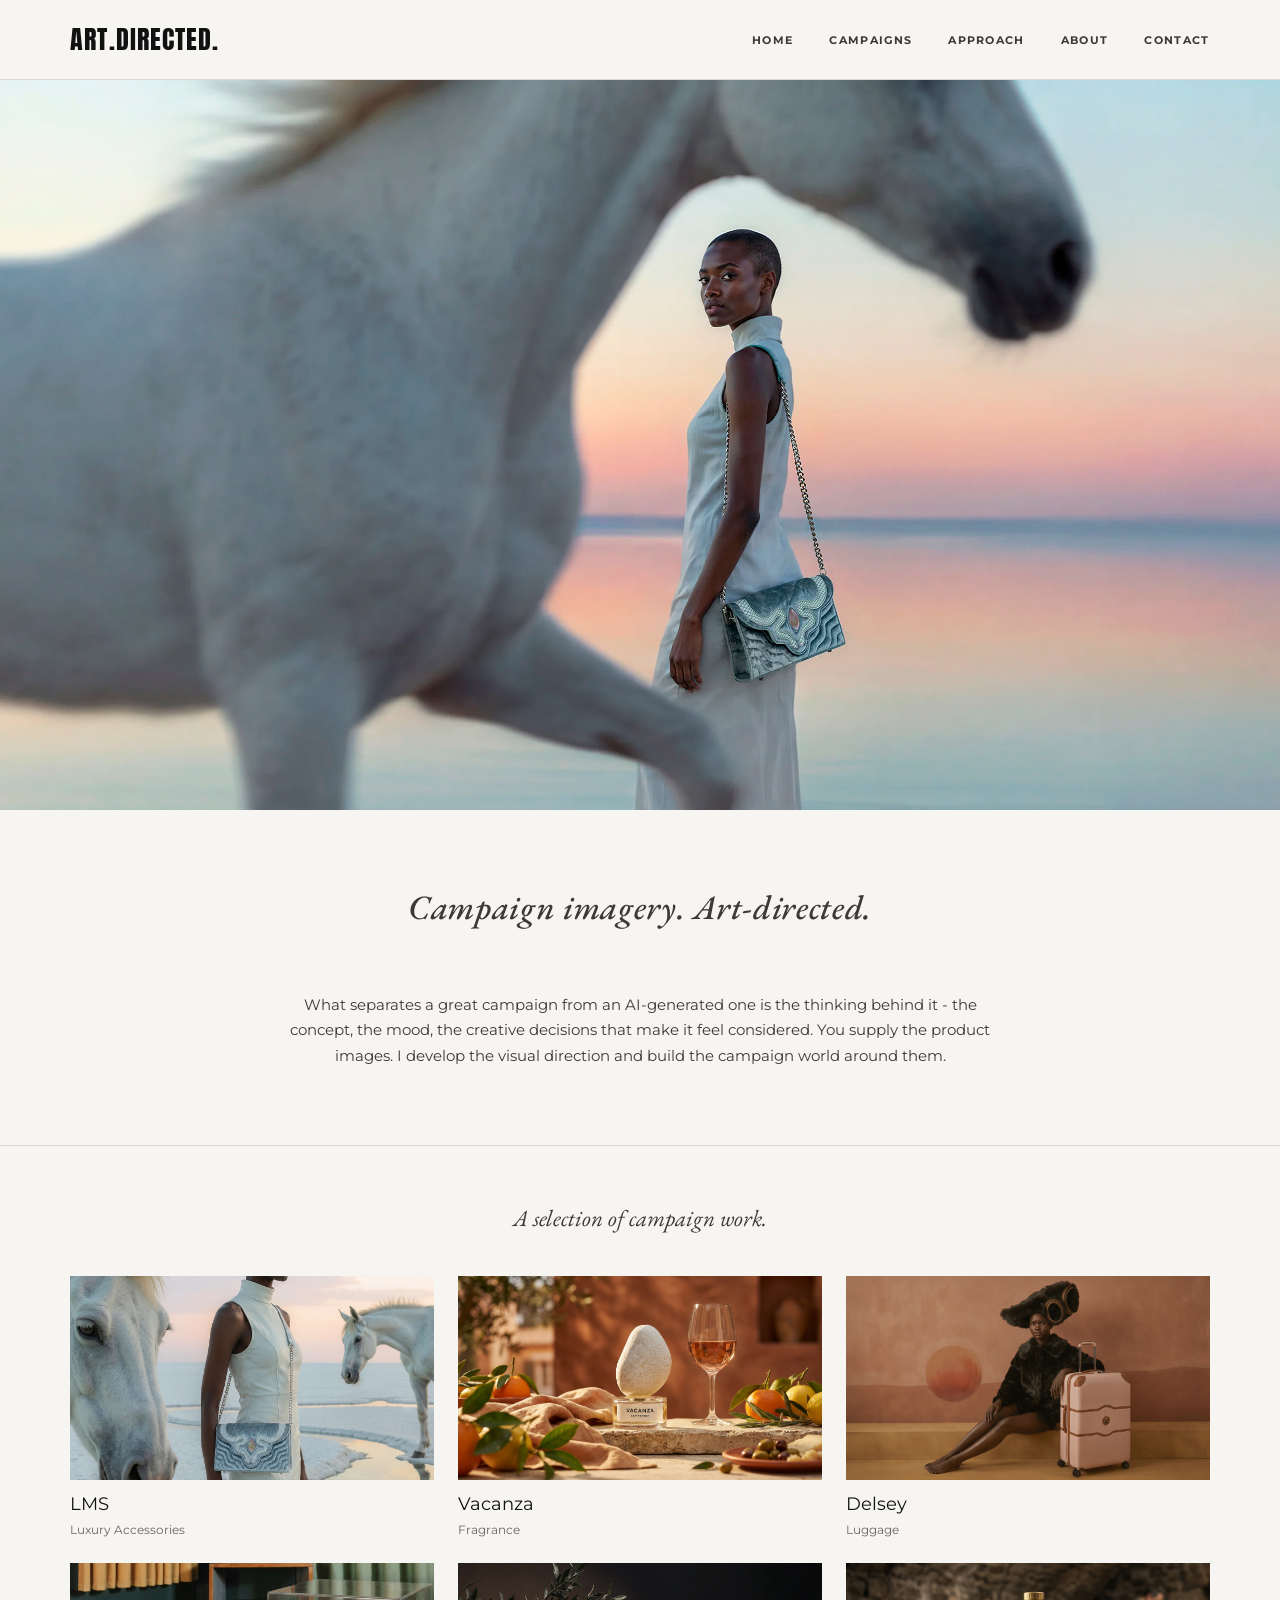
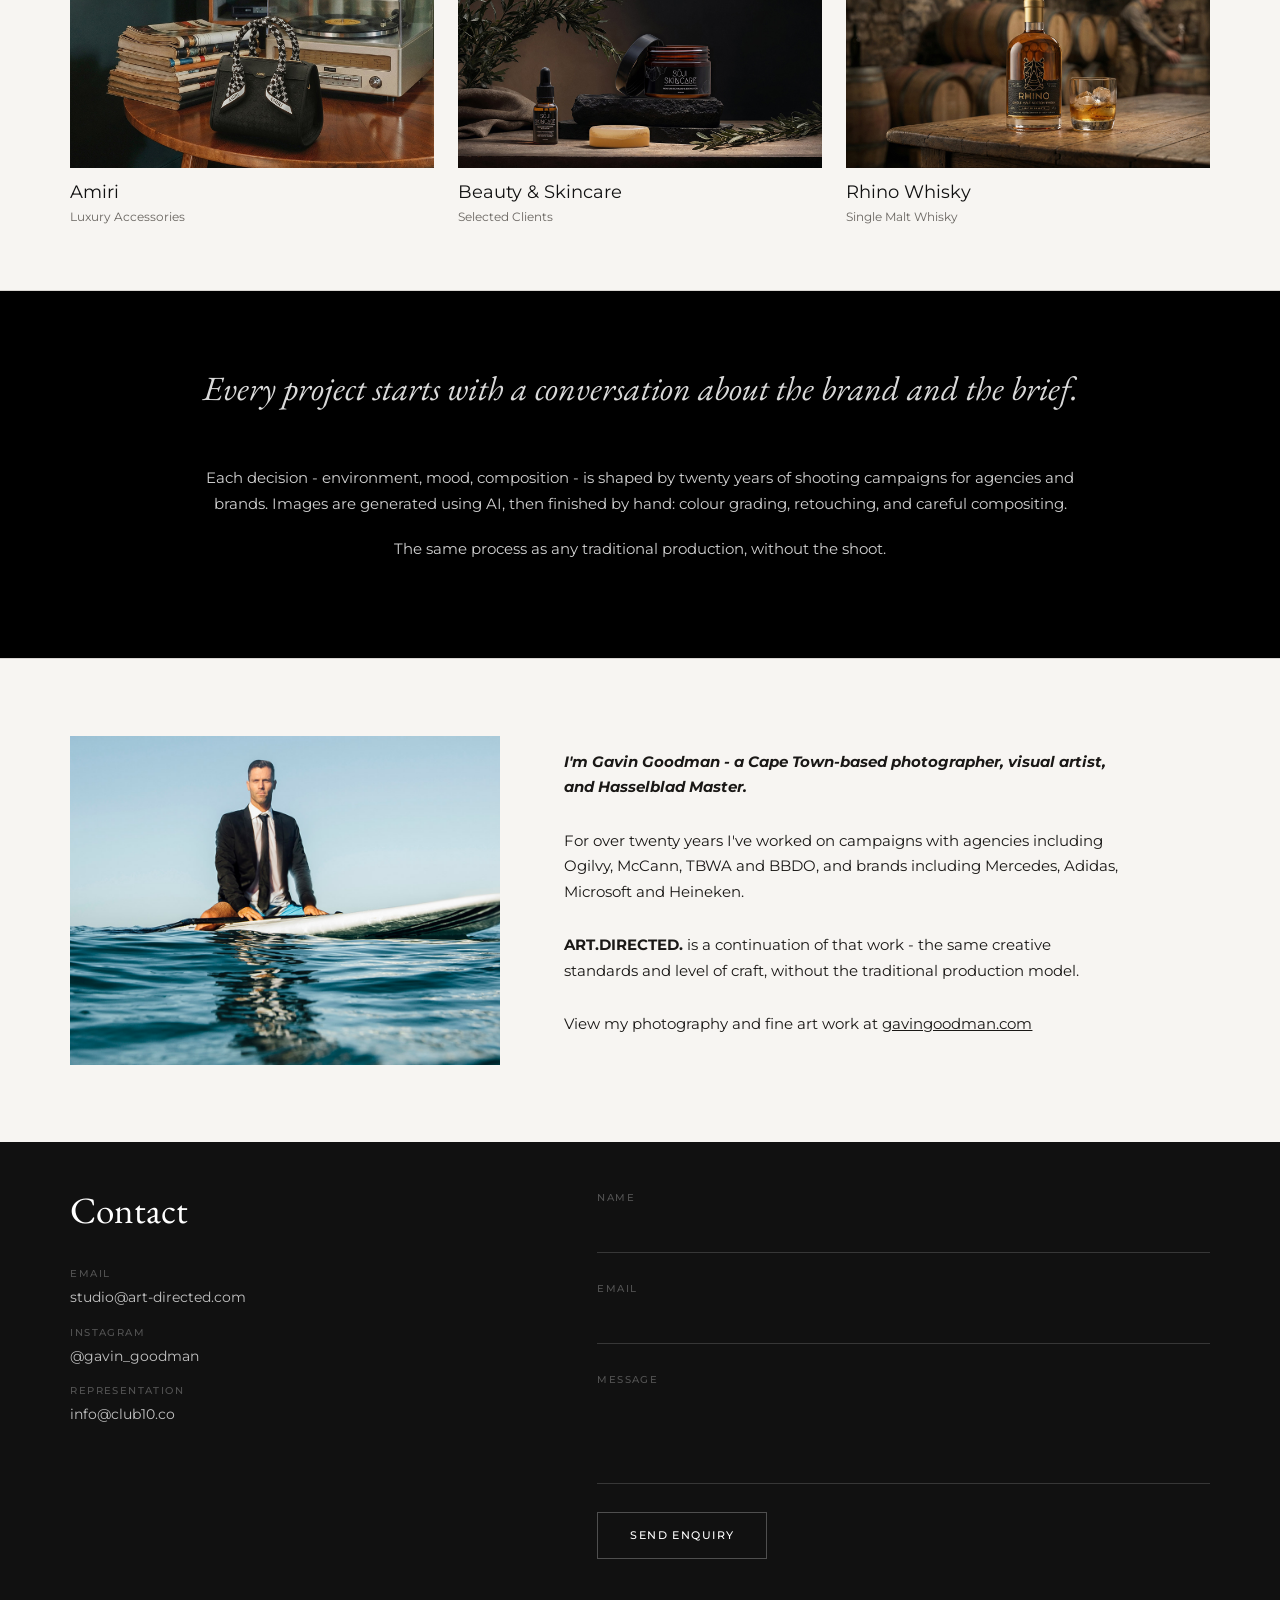
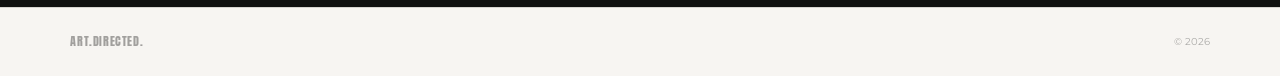
<file: index.html>
<!DOCTYPE html>
<html lang="en">
<head>
  <meta charset="UTF-8" />
  <meta name="viewport" content="width=device-width, initial-scale=1.0, maximum-scale=1.0, user-scalable=no" />
  <title>ART.DIRECTED.</title>
  <meta name="description" content="Campaign imagery built from your product images. Art directed by a Hasselblad Master with twenty years of campaign experience." />
  <link rel="canonical" href="https://art-directed.com/" />
  <link rel="icon" type="image/png" sizes="32x32" href="favicon-32.png" />
  <link rel="apple-touch-icon" sizes="180x180" href="apple-touch-icon.png" />
  <link rel="preconnect" href="https://fonts.googleapis.com" />
  <link rel="preconnect" href="https://fonts.gstatic.com" crossorigin />
  <link href="https://fonts.googleapis.com/css2?family=Anton&family=DM+Sans:ital,opsz,wght@0,9..40,300;0,9..40,400;0,9..40,500;1,9..40,400&family=EB+Garamond:ital,wght@0,400;1,400&family=Montserrat:wght@300;400;500&display=swap" rel="stylesheet" />
  <style>

    *, *::before, *::after { box-sizing: border-box; margin: 0; padding: 0; }
    img { display: block; max-width: 100%; height: auto; }
    a { color: inherit; text-decoration: none; }
    html { scroll-behavior: smooth; }
    button { background: none; border: none; padding: 0; cursor: pointer; font: inherit; }

    :root {
      --off-white:  #F7F5F2;
      --charcoal:   #111111;
      --warm-grey:  #9A9893;
      --rule:       #D8D5D1;
      --font-logo:  'Anton', sans-serif;
      --font-serif: 'EB Garamond', Georgia, serif;
      --font-sans:  'Montserrat', sans-serif;
      --nav-h:      80px;
      --pad:        clamp(28px, 5.5vw, 88px);
    }

    body {
      background: var(--off-white);
      color: var(--charcoal);
      font-family: var(--font-sans);
      font-size: 14px;
      line-height: 1.6;
      -webkit-font-smoothing: antialiased;
    }
    body.no-scroll { overflow: hidden; }

    /* ══════════════════════════════════════════
       NAV
    ══════════════════════════════════════════ */
    .nav {
      position: fixed;
      top: 0; left: 0; right: 0;
      z-index: 300;
      height: var(--nav-h);
      display: flex;
      align-items: center;
      justify-content: space-between;
      padding: 0 var(--pad);
      background: var(--off-white);
      border-bottom: 1px solid var(--rule);
    }
    .nav__logo {
      font-family: var(--font-logo);
      font-size: 26px;
      letter-spacing: 0.04em;
      color: var(--charcoal);
      transition: opacity 200ms ease;
    }
    .nav__logo:hover { opacity: 0.4; }
    .nav__links {
      display: flex;
      align-items: center;
      gap: 36px;
      list-style: none;
    }
    .nav__link {
      font-family: var(--font-sans);
      font-size: 11px;
      font-weight: 700;
      text-transform: uppercase;
      letter-spacing: 0.12em;
      color: #3D3935;
      transition: opacity 200ms ease;
    }
    .nav__link:hover { opacity: 0.38; }

    /* ══════════════════════════════════════════
       HERO
    ══════════════════════════════════════════ */
    .hero {
      margin-top: var(--nav-h);
      height: calc(90svh - var(--nav-h));
      min-height: 480px;
      overflow: hidden;
      background: #1a1816;
    }
    .hero__img {
      width: 100%;
      height: 100%;
      object-fit: cover;
      object-position: center 40%;
      display: block;
    }

    /* ══════════════════════════════════════════
       INTRO
    ══════════════════════════════════════════ */
    .intro {
      padding: clamp(44px, 6vw, 80px) var(--pad) clamp(44px, 6vw, 80px);
      text-align: center;
    }
    .intro__inner {
      max-width: 900px;
      margin: 0 auto;
    }
    .intro__tagline {
      font-family: var(--font-serif);
      font-style: italic;
      font-weight: 500;
      font-size: clamp(24px, 2.8vw, 34px);
      color: #3D3935;
      line-height: 1.2;
      margin-bottom: 12px;
      letter-spacing: 0.02em;
    }
    .line-clip {
      display: block;
      padding-bottom: 0.12em;
    }
    .line-clip + .line-clip { margin-top: -0.04em; }
    .tl { display: block; }
    #introL1 { opacity: 0; }

    /* Sub line */
    .sub-clip { display: block; padding-bottom: 0.1em; }
    .intro__sub {
      font-family: var(--font-sans);
      font-size: clamp(14px, 1.5vw, 15px);
      font-weight: 400;
        color: #3D3935;
      line-height: 1.4;
    }
    .intro__body {
      max-width: 700px;
      margin: clamp(40px, 5vw, 60px) auto 0;
    }
    .intro__body p {
      font-family: var(--font-sans);
      font-size: clamp(14px, 1.5vw, 15px);
      font-weight: 400;
      line-height: 1.7;
      color: #3D3935;
    }
    .intro__body p + p { margin-top: 24px; }

    /* Blur word fade-in */
    .blur-word {
      display: inline-block;
      opacity: 0;
      transform: translateY(16px);
      transition: opacity 0.7s cubic-bezier(0.25, 0.46, 0.45, 0.94),
                  transform 0.6s cubic-bezier(0.25, 0.46, 0.45, 0.94);
    }
    .blur-word.is-visible {
      opacity: 1;
      transform: translateY(0);
    }
    /* Sub line words slightly dimmer */
    .intro__sub .blur-word.is-visible { opacity: 0.88; }

    /* ══════════════════════════════════════════
       WORK
    ══════════════════════════════════════════ */
    #work {
      padding: clamp(24px, 3vw, 40px) var(--pad) clamp(40px, 5vw, 72px);
      border-top: 1px solid var(--rule);
    }
    .work-header {
      display: flex;
      align-items: baseline;
      justify-content: center;
      padding-top: 22px;
      margin-bottom: clamp(28px, 3.5vw, 44px);
    }
    .section-heading {
      font-family: var(--font-serif);
      font-style: italic;
      font-weight: 400;
      font-size: clamp(18px, 2.2vw, 23px);
      color: #3D3935;
      line-height: 1.1;
      text-align: center;
    }
    .work-grid {
      display: grid;
      grid-template-columns: repeat(3, 1fr);
      gap: 24px;
    }
    @media (max-width: 900px) {
      .work-grid { grid-template-columns: repeat(2, 1fr); gap: 28px; }
    }
    @media (max-width: 560px) {
      .work-grid { grid-template-columns: 1fr; gap: 24px; }
    }
    .work-tile { cursor: pointer; }
    .work-tile__thumb {
      overflow: hidden;
      position: relative;
      background: #d4d0ca;
      margin-bottom: 14px;
      aspect-ratio: 16 / 9;
    }
    .work-tile__img {
      width: 100%; height: 100%;
      object-fit: cover;
      object-position: center;
      display: block;
      transition: transform 700ms ease;
    }
    .work-tile:hover .work-tile__img { transform: scale(1.03); }
    .work-tile__fill {
      aspect-ratio: 3 / 4;
      background: linear-gradient(135deg, #d4d0ca 0%, #c0bcb6 100%);
      display: flex; align-items: center; justify-content: center;
      transition: transform 700ms ease;
    }
    .work-tile:hover .work-tile__fill { transform: scale(1.03); }
    .work-tile__name {
      font-family: var(--font-sans); font-weight: 400;
      font-size: 18px; color: var(--charcoal);
      line-height: 1.2; margin-bottom: 4px;
    }
    .work-tile__cat {
      font-family: var(--font-sans); font-size: 12px;
      font-weight: 400; color: #4B4742;
      opacity: 0.82;
    }

    /* ══════════════════════════════════════════
       HYBRID PRODUCTION
    ══════════════════════════════════════════ */
    .hybrid {
      background: var(--charcoal);
      padding: clamp(64px, 8vw, 112px) var(--pad);
    }
    .hybrid__inner {
      display: grid;
      grid-template-columns: 1fr 1.4fr;
      gap: clamp(40px, 5.5vw, 80px);
      align-items: center;
    }
    .hybrid__images {
      display: grid;
      grid-template-columns: 1fr 1fr;
      gap: 10px;
    }
    .hybrid__img {
      aspect-ratio: 3 / 4;
      overflow: hidden;
      background: #222;
    }
    .hybrid__img img {
      width: 100%; height: 100%;
      object-fit: cover; object-position: center top;
      display: block;
    }
    .hybrid__heading {
      font-family: var(--font-sans); font-weight: 400;
      font-size: clamp(22px, 2.8vw, 29px); color: #fff;
      line-height: 1.1; margin-bottom: 20px;
    }
    .hybrid__standfirst {
      font-family: var(--font-serif); font-style: italic;
      font-size: clamp(16px, 1.8vw, 18px);
      color: rgba(255,255,255,0.6); line-height: 1.45;
      margin-bottom: 20px;
    }
    .hybrid__body {
      font-family: var(--font-sans); font-size: 15px;
      font-weight: 400; color: rgba(255,255,255,0.85);
      line-height: 1.8;
      margin-bottom: 28px;
    }
    .hybrid__body p + p { margin-top: 12px; }
    .hybrid__cta {
      display: inline-flex; align-items: center; gap: 8px;
      font-family: var(--font-sans); font-size: 11px;
      font-weight: 500; text-transform: uppercase;
      letter-spacing: 0.13em; color: rgba(255,255,255,0.55);
      border-bottom: 1px solid rgba(255,255,255,0.2);
      padding-bottom: 4px; cursor: pointer;
      transition: color 250ms ease, border-color 250ms ease;
    }
    .hybrid__cta:hover { color: #fff; border-color: rgba(255,255,255,0.55); }

    /* ══════════════════════════════════════════
       EDITORIAL (Approach, About)
    ══════════════════════════════════════════ */
    .editorial {
      padding: clamp(52px, 6.5vw, 88px) var(--pad);
      border-top: 1px solid var(--rule);
    }
    .editorial__inner {
      display: grid;
      grid-template-columns: 200px 1fr;
      gap: clamp(40px, 5vw, 80px);
      align-items: start;
    }
    .about__inner {
      display: grid;
      grid-template-columns: 2fr 3fr;
      gap: clamp(40px, 5vw, 80px);
      align-items: stretch;
    }
    .about__image {
      overflow: hidden;
      align-self: stretch;
      position: relative;
      min-height: 300px;
    }
    .about__image img {
      position: absolute;
      top: 0; left: 0;
      width: 100%;
      height: 100%;
      object-fit: cover;
      object-position: center top;
      display: block;
    }
    .about__text { padding-top: clamp(4px, 1vw, 16px); }
    .editorial__label {
      font-family: var(--font-sans); font-size: 10px;
      font-weight: 500; text-transform: uppercase;
      letter-spacing: 0.18em; color: var(--warm-grey);
      margin-bottom: 10px;
    }
    .editorial__copy p {
      font-family: var(--font-sans); font-size: 15px;
      font-weight: 400; line-height: 1.7; color: #1A1816;
      margin-bottom: 28px; max-width: 56ch;
    }

    /* About lead sentence */
    .about__lead {
      font-family: var(--font-serif); font-style: italic;
      font-size: clamp(24px, 2.8vw, 34px);
      color: var(--charcoal); line-height: 1.6;
      margin-bottom: 32px;
    }

    /* ── Approach animated copy ─────────────── */
    .approach-copy { display: flex; flex-direction: column; gap: 0; }
    .approach-line {
      opacity: 0; transform: translateY(20px);
      transition: opacity 650ms cubic-bezier(0.16,1,0.3,1),
                  transform 650ms cubic-bezier(0.16,1,0.3,1);
    }
    .approach-line.is-visible { opacity: 1; transform: none; }
    .approach-line--lead {
      font-family: var(--font-serif); font-style: italic;
      font-weight: 400; font-size: clamp(24px, 2.8vw, 34px);
      color: rgba(255,255,255,0.85); line-height: 1.2;
      margin-bottom: 56px;
      transition-delay: 0ms;
    }
    .approach-line--body {
      font-family: var(--font-sans);
      font-style: normal;
      font-weight: 400;
      font-size: clamp(14px, 1.5vw, 15px);
      color: rgba(255,255,255,0.82);
      line-height: 1.7;
      margin-bottom: 20px;
    }
    .approach-line--close {
      font-family: var(--font-sans); font-size: 14px;
      font-weight: 500; color: var(--charcoal);
      line-height: 1.6; margin-top: 4px;
      transition-delay: 420ms;
    }

    /* ══════════════════════════════════════════
       CONTACT
    ══════════════════════════════════════════ */
    .contact {
      background: var(--charcoal);
      padding: clamp(32px, 4vw, 48px) var(--pad);
    }
    .contact__inner {
      display: grid;
      grid-template-columns: 1fr 1.4fr;
      gap: clamp(56px, 7vw, 112px);
      align-items: start;
    }
    .contact__heading {
      font-family: var(--font-serif); font-weight: 400;
      font-size: clamp(28px, 3.5vw, 37px); color: #fff;
      line-height: 1.1; margin-bottom: 36px;
    }
    .contact__info-row { margin-bottom: 16px; }
    .contact__info-label {
      font-family: var(--font-sans); font-size: 10px;
      font-weight: 500; text-transform: uppercase;
      letter-spacing: 0.14em; color: rgba(255,255,255,0.28);
      margin-bottom: 4px;
    }
    .contact__info-value {
      font-family: var(--font-sans); font-size: 14px;
      font-weight: 400; color: rgba(255,255,255,0.74);
    }
    .contact-form { display: flex; flex-direction: column; gap: 28px; }
    .form-row { display: flex; flex-direction: column; gap: 8px; }
    .form-row label {
      font-family: var(--font-sans); font-size: 10px;
      font-weight: 500; text-transform: uppercase;
      letter-spacing: 0.14em; color: rgba(255,255,255,0.28);
    }
    .form-row input, .form-row textarea {
      background: transparent; border: none;
      border-bottom: 1px solid rgba(255,255,255,0.16);
      color: #F7F5F2; font-family: var(--font-sans);
      font-size: 14px; font-weight: 400;
      padding: 10px 0; outline: none;
      -webkit-appearance: none;
      transition: border-color 300ms ease;
    }
    .form-row input:focus, .form-row textarea:focus { border-bottom-color: rgba(255,255,255,0.5); }
    .form-row textarea { resize: none; height: 88px; padding: 10px 0; }
    .form-row input:-webkit-autofill,
    .form-row input:-webkit-autofill:hover,
    .form-row input:-webkit-autofill:focus {
      -webkit-box-shadow: 0 0 0px 1000px #111111 inset;
      -webkit-text-fill-color: #fff;
      transition: background-color 5000s ease-in-out 0s;
    }
    .btn-enquiry {
      align-self: flex-start;
      font-family: var(--font-sans); font-size: 11px;
      font-weight: 500; text-transform: uppercase;
      letter-spacing: 0.13em; color: #fff;
      border: 1px solid rgba(255,255,255,0.26);
      padding: 14px 32px; cursor: pointer;
      transition: border-color 280ms ease, background 280ms ease;
    }
    .btn-enquiry:hover {
      border-color: rgba(255,255,255,0.7);
      background: rgba(255,255,255,0.06);
    }

    /* ══════════════════════════════════════════
       FOOTER
    ══════════════════════════════════════════ */
    .footer {
      background: var(--off-white);
      border-top: 1px solid var(--rule);
      padding: 24px var(--pad);
      display: flex; align-items: center; justify-content: space-between;
    }
    .footer__brand {
      font-family: var(--font-logo); font-size: 12px;
      letter-spacing: 0.05em; color: rgba(0,0,0,0.35);
    }
    .footer__copy {
      font-family: var(--font-sans); font-size: 10px;
      color: rgba(0,0,0,0.3);
    }

    /* ══════════════════════════════════════════
       SCROLL REVEAL
    ══════════════════════════════════════════ */
    .reveal {
      opacity: 0; transform: translateY(24px);
      transition: opacity 700ms cubic-bezier(0.16,1,0.3,1),
                  transform 700ms cubic-bezier(0.16,1,0.3,1);
    }
    .reveal.is-visible { opacity: 1; transform: none; }
    .d1 { transition-delay: 60ms; }
    .d2 { transition-delay: 120ms; }
    .d3 { transition-delay: 180ms; }
    .d4 { transition-delay: 240ms; }
    .d5 { transition-delay: 300ms; }

    .about__credentials,
    .about__meta-label,
    .about__meta-list { display: none; }

    .about__partnership {
      font-family: var(--font-sans) !important;
      font-size: 11px !important;
      font-weight: 500 !important;
      text-transform: uppercase !important;
      letter-spacing: 0.10em !important;
      color: #5B5650 !important;
      margin-top: 28px !important;
      padding-top: 20px !important;
      border-top: 1px solid var(--rule) !important;
    }
    .about__partnership a {
      color: #2F2B27;
      text-decoration: none;
    }
    .about__partnership a:hover {
      color: #4A7FA5;
    }

    #contactSuccess {
      padding-top: 24px;
      display: flex; flex-direction: column;
      align-items: flex-start; justify-content: center;
      text-align: left;
    }
    #contactSuccess.is-shown {
      animation: fadeInUp 0.8s ease forwards;
    }
    .contact__success-msg {
      font-family: var(--font-serif);
      font-style: italic;
      font-weight: 400;
      font-size: clamp(28px, 3.5vw, 34px);
      color: #fff;
      line-height: 1.1;
      margin-bottom: 12px;
    }
    .contact__success-sub {
      font-family: var(--font-sans);
      font-size: 14px;
      font-weight: 300;
      color: rgba(255,255,255,0.55);
      line-height: 1.6;
    }
    @keyframes fadeInUp {
      from { opacity: 0; transform: translateY(16px); }
      to { opacity: 1; transform: translateY(0); }
    }
@media (max-width: 768px) {

  /* NAV */
  .nav__logo { font-size: 12px; padding-left: 8px; }
  .nav__links { gap: 8px; }
  .nav__link { font-size: 9px; letter-spacing: 0.04em; }
  .nav__links li:first-child { display: none; }

  /* HYBRID — hide images, copy full width */
  .hybrid__inner { grid-template-columns: 1fr; }
  .hybrid__images { display: none; }

  /* APPROACH — collapse to single column */
  .editorial__inner { grid-template-columns: 1fr; }
  .editorial__inner > div:first-child { display: none; }

  /* ABOUT — stack vertically */
  .about__inner { grid-template-columns: 1fr; align-items: start; }
  .about__image { align-self: auto; min-height: unset; height: 320px; }
  .about__image img { position: absolute; height: 100%; }
  .about__text { padding-top: 28px; }

  /* CONTACT — stack vertically */
  .contact__inner { grid-template-columns: 1fr; }

}
  </style>
  <script type="application/ld+json">
{
  "@context": "https://schema.org",
  "@graph": [
    {
      "@type": "Organization",
      "@id": "https://art-directed.com/#organization",
      "name": "ART.DIRECTED.",
      "url": "https://art-directed.com",
      "description": "Human-led art direction and campaign imagery for global brands. Conceived and directed by an award-winning creative director, executed without traditional photoshoots.",
      "foundingDate": "2024",
      "founder": {
        "@id": "https://art-directed.com/#gavin"
      }
    },
    {
      "@type": "Person",
      "@id": "https://art-directed.com/#gavin",
      "name": "Gavin Goodman",
      "jobTitle": "Creative Director",
      "description": "Hasselblad Master and award-winning creative director with 20+ years of commercial experience.",
      "url": "https://art-directed.com",
      "worksFor": {
        "@id": "https://art-directed.com/#organization"
      }
    },
    {
      "@type": "Service",
      "@id": "https://art-directed.com/#service",
      "name": "Art-Directed Campaign Imagery",
      "description": "Human-led creative direction and campaign imagery production for global brands — without traditional photoshoots. Art direction by an award-winning creative director, delivered at a fraction of traditional production cost and timeline.",
      "provider": {
        "@id": "https://art-directed.com/#organization"
      },
      "areaServed": "Worldwide",
      "audience": {
        "@type": "Audience",
        "audienceType": "Brand marketers, advertising agencies, and creative directors seeking campaign imagery"
      }
    }
  ]
}
  </script>
</head>
<body>

  <!-- NAV -->
  <nav class="nav">
    <a href="#" class="nav__logo">ART.DIRECTED.</a>
    <ul class="nav__links">
      <li><a class="nav__link" href="index.html">Home</a></li>
      <li><a class="nav__link" href="#work">Campaigns</a></li>
      <li style="display:none"><a class="nav__link" href="#hybrid">Hybrid</a></li>
      <li><a class="nav__link" href="#approach">Approach</a></li>
      <li><a class="nav__link" href="#about">About</a></li>
      <li><a class="nav__link" href="#contact">Contact</a></li>
    </ul>
  </nav>

  <!-- HERO -->
  <section class="hero">
    <img class="hero__img" src="images/hero-bg.webp" alt="ART.DIRECTED. — Campaign" width="3000" height="1444" fetchpriority="high" />
  </section>

  <!-- INTRO -->
  <section class="intro" id="introSection">
    <div class="intro__inner">
      <p class="intro__tagline">
        <span class="line-clip"><span class="tl" id="introL1" style="visibility: hidden;">Campaign imagery. Art-directed.</span></span>
      </p>


      <div class="intro__body">
        <p>What separates a great campaign from an AI-generated one is the thinking behind it - the concept, the mood, the creative decisions that make it feel considered. You supply the product images. I develop the visual direction and build the campaign world around them.</p>
      </div>
    </div>
  </section>

  <!-- WORK -->
  <section id="work">
    <div class="work-header reveal">
      <h2 class="section-heading">A selection of campaign work.</h2>
    </div>
    <div class="work-grid">
      <a class="work-tile reveal d1" href="lms.html">
        <div class="work-tile__thumb">
          <img class="work-tile__img" src="images/Thumbnails/lms-thumb-sm.jpg" alt="LMS" loading="lazy" />
        </div>
        <p class="work-tile__name">LMS</p>
        <p class="work-tile__cat">Luxury Accessories</p>
      </a>
      <a class="work-tile reveal d2" href="vacanza.html">
        <div class="work-tile__thumb">
          <img class="work-tile__img" src="images/Thumbnails/Vacanza-thumb-sm.jpg" alt="Vacanza" loading="lazy" />
        </div>
        <p class="work-tile__name">Vacanza</p>
        <p class="work-tile__cat">Fragrance</p>
      </a>
      <a class="work-tile reveal d3" href="delcy.html">
        <div class="work-tile__thumb">
          <img class="work-tile__img" src="images/Thumbnails/Delsey-thumb-sm.jpg" alt="Delsey" loading="lazy" />
        </div>
        <p class="work-tile__name">Delsey</p>
        <p class="work-tile__cat">Luggage</p>
      </a>
      <a class="work-tile reveal d3" href="amiri.html">
        <div class="work-tile__thumb">
          <img class="work-tile__img" src="images/Thumbnails/Amiri-thumb-sm.jpg" alt="Amiri" loading="lazy" />
        </div>
        <p class="work-tile__name">Amiri</p>
        <p class="work-tile__cat">Luxury Accessories</p>
      </a>
      <a class="work-tile reveal d4" href="beauty.html">
        <div class="work-tile__thumb">
          <img class="work-tile__img" src="images/Thumbnails/Aesop-thumb-sm.jpg" alt="Beauty &amp; Skincare" loading="lazy" />
        </div>
        <p class="work-tile__name">Beauty &amp; Skincare</p>
        <p class="work-tile__cat">Selected Clients</p>
      </a>
      <a class="work-tile reveal d5" href="rhino.html">
        <div class="work-tile__thumb">
          <img class="work-tile__img" src="images/Thumbnails/Rhino-thumb-sm.jpg" alt="Rhino Whisky" style="object-position: 85% center;" loading="lazy" />
        </div>
        <p class="work-tile__name">Rhino Whisky</p>
        <p class="work-tile__cat">Single Malt Whisky</p>
      </a>
      
    </div>
  </section>

  <!-- HYBRID PRODUCTION -->
  <section class="hybrid" id="hybrid" style="display:none">
    <div class="hybrid__inner">
      <div class="hybrid__images reveal">
        <div class="hybrid__img">
          <img loading="lazy" src="images/hybrid/Portrait_1_STUDIO.jpg" alt="Studio photography" />
        </div>
        <div class="hybrid__img">
          <img loading="lazy" src="images/hybrid/hybrid-final.jpg" alt="Final campaign" />
        </div>
      </div>
      <div class="reveal d2">
        <h2 class="hybrid__heading">Hybrid Production</h2>
        <p class="hybrid__standfirst">Real photography. Digital environments.</p>
        <div class="hybrid__body">
          <p>For campaigns where casting, performance, and print quality are non-negotiable, studio-photographed hero elements are integrated into art-directed AI environments.</p>
          <p>This approach combines the control and realism of photography with the flexibility of digitally constructed worlds.</p>
        </div>
        <span class="hybrid__cta">View Process →</span>
      </div>
    </div>
  </section>

  <!-- APPROACH -->
  <section class="editorial" id="approach" style="background:#000000; padding: clamp(44px, 6vw, 80px) var(--pad) clamp(44px, 6vw, 80px); text-align: center;">
    <div style="max-width: 900px; margin: 0 auto;">
      <div class="approach-copy" id="approachCopy">
        <p class="approach-line approach-line--lead">Every project starts with a conversation about the brand and the brief.</p>
        <p class="approach-line approach-line--body">Each decision - environment, mood, composition - is shaped by twenty years of shooting campaigns for agencies and brands. Images are generated using AI, then finished by hand: colour grading, retouching, and careful compositing.</p>
        <p class="approach-line approach-line--body">The same process as any traditional production, without the shoot.</p>
      </div>
    </div>
  </section>

  <!-- ABOUT -->
  <section class="editorial" id="about" style="padding: clamp(44px, 6vw, 80px) var(--pad);">
    <div class="about__inner">
      <div class="about__image reveal">
        <img src="images/Gavin_Goodman_Profile_3.jpg" alt="Gavin Goodman — Photographer & Creative Director" loading="lazy" />
      </div>
      <div class="about__text reveal d2">
        <div class="editorial__copy">
            <p class="about__lead"><strong>I'm Gavin Goodman - a Cape Town-based photographer, visual artist, and Hasselblad Master.</strong></p>
            <p>For over twenty years I've worked on campaigns with agencies including Ogilvy, McCann, TBWA and BBDO, and brands including Mercedes, Adidas, Microsoft and Heineken.</p>
            <p><strong>ART.DIRECTED.</strong> is a continuation of that work - the same creative standards and level of craft, without the traditional production model.</p>
            <p>View my photography and fine art work at <a href="https://gavingoodman.com" target="_blank" style="color: inherit; text-decoration: underline;">gavingoodman.com</a></p>
        </div>
      </div>
    </div>
  </section>

  <!-- CONTACT -->
  <section class="contact" id="contact">
    <div class="contact__inner">
      <div class="reveal">
        <h2 class="contact__heading">Contact</h2>
        <div class="contact__info-row">
          <p class="contact__info-label">Email</p>
          <p class="contact__info-value">studio@art-directed.com</p>
        </div>
        <div class="contact__info-row">
          <p class="contact__info-label">Instagram</p>
          <p class="contact__info-value"><a href="https://www.instagram.com/gavin_goodman" target="_blank" style="color: inherit; text-decoration: none;">@gavin_goodman</a></p>
        </div>

          <div class="contact__info-row">
            <p class="contact__info-label">Representation</p>
              <p class="contact__info-value">info@club10.co</p>
          </div>
      </div>
      <form class="contact-form reveal d2" id="contactForm" method="POST" action="https://formspree.io/f/myknoeke">
        <div class="form-row">
          <label for="cName">Name</label>
          <input type="text" id="cName" name="name" autocomplete="name" />
        </div>
        <div class="form-row">
          <label for="cEmail">Email</label>
          <input type="email" id="cEmail" name="email" autocomplete="email" />
        </div>
        <div class="form-row">
          <label for="cMsg">Message</label>
          <textarea id="cMsg" name="message"></textarea>
        </div>
        <button type="submit" class="btn-enquiry">Send Enquiry</button>
      </form>
      <div id="contactSuccess" style="display:none;">
        <p class="contact__success-msg">Thank you.</p>
        <p class="contact__success-sub">We'll be in touch shortly.</p>
      </div>

       <div id="contactError" style="display:none;">
         <p class="contact__success-msg" style="color:#e74c3c;">Couldn’t send your message.</p>
         <p class="contact__success-sub">Please try again or email <a href="mailto:studio@art-directed.com" style="color:inherit;text-decoration:underline;">studio@art-directed.com</a>.</p>
       </div>
    </div>
  </section>

  <!-- FOOTER -->
  <footer class="footer">
    <span class="footer__brand">ART.DIRECTED.</span>
    <span class="footer__copy">© 2026</span>
  </footer>


  <script>
    // ── Intro blur-word animation ─────────────
    function wrapWordsBlur(el) {
      const words = el.textContent.trim().split(/\s+/);
      el.innerHTML = words.map(w => `<span class="blur-word">${w}</span>`).join(' ');
      return el.querySelectorAll('.blur-word');
    }

    const introSection = document.getElementById('introSection');

    const introObs = new IntersectionObserver((entries) => {
      if (!entries[0].isIntersecting) return;

      const l1El = document.getElementById('introL1');
      l1El.style.visibility = 'visible';
      l1El.style.opacity = '1';
      const l1Words = wrapWordsBlur(l1El);
      // Animate .intro__body paragraphs word by word
      const introBody = introSection.querySelector('.intro__body');
      const bodyParagraphs = introBody ? introBody.querySelectorAll('p') : [];
      const bodyWordEls = [];
      bodyParagraphs.forEach(p => {
        const words = wrapWordsBlur(p);
        bodyWordEls.push(...words);
      });
      let d = 0;
      l1Words.forEach(w => { w.style.transitionDelay = d.toFixed(3) + 's'; d += 0.06; });
      // Calculate delay for body words (after tagline finishes)
      let bodyDelay = d + 0.35;
      bodyWordEls.forEach(w => { w.style.transitionDelay = bodyDelay.toFixed(3) + 's'; bodyDelay += 0.025; });
      requestAnimationFrame(() => requestAnimationFrame(() => {
        l1Words.forEach(w => w.classList.add('is-visible'));
        bodyWordEls.forEach(w => w.classList.add('is-visible'));
      }));
      introObs.unobserve(introSection);
    }, { threshold: 0.15 });
    introObs.observe(introSection);

    // ── Approach lines animation ──────────────
    const approachCopy = document.getElementById('approachCopy');
    if (approachCopy) {
      const approachObs = new IntersectionObserver((entries) => {
        if (!entries[0].isIntersecting) return;
        const leadEl = approachCopy.querySelector('.approach-line--lead');
        if (leadEl) leadEl.classList.add('is-visible');
        const bodyEls = approachCopy.querySelectorAll('.approach-line--body');
        let d = 0.25;
        bodyEls.forEach(el => {
          el.classList.add('is-visible');
          const words = wrapWordsBlur(el);
          words.forEach(w => {
            w.style.transitionDelay = d.toFixed(3) + 's';
            w.style.transitionDuration = '0.35s, 0.3s';
            d += 0.03;
          });
          d += 0.08;
        });
        requestAnimationFrame(() => requestAnimationFrame(() => {
          approachCopy.querySelectorAll('.approach-line--body .blur-word').forEach(w => w.classList.add('is-visible'));
        }));
        approachObs.unobserve(approachCopy);
      }, { threshold: 0.15 });
      approachObs.observe(approachCopy);
    }

    // ── Scroll reveal ─────────────────────────
    const revealObs = new IntersectionObserver((entries) => {
      entries.forEach(e => {
        if (e.isIntersecting) {
          e.target.classList.add('is-visible');
          revealObs.unobserve(e.target);
        }
      });
    }, { threshold: 0.08, rootMargin: '0px 0px -32px 0px' });
    document.querySelectorAll('.reveal').forEach(el => revealObs.observe(el));

    // ── Contact form ──────────────────────────
    const contactForm = document.getElementById('contactForm');
    const contactSuccess = document.getElementById('contactSuccess');
    if (contactForm) {
      const contactError = document.getElementById('contactError');
      contactForm.addEventListener('submit', async (e) => {
        e.preventDefault();
        const data = new FormData(contactForm);
        let res;
        try {
          res = await fetch(contactForm.action, {
            method: 'POST', body: data,
            headers: { 'Accept': 'application/json' }
          });
        } catch (err) {
          res = { ok: false };
        }
        if (res.ok) {
          contactForm.style.display = 'none';
          contactSuccess.style.display = 'block';
          contactSuccess.classList.add('is-shown');
        } else {
          contactForm.style.display = 'none';
          contactError.style.display = 'block';
        }
      });
    }
  </script>

</body>
</html>
</file>
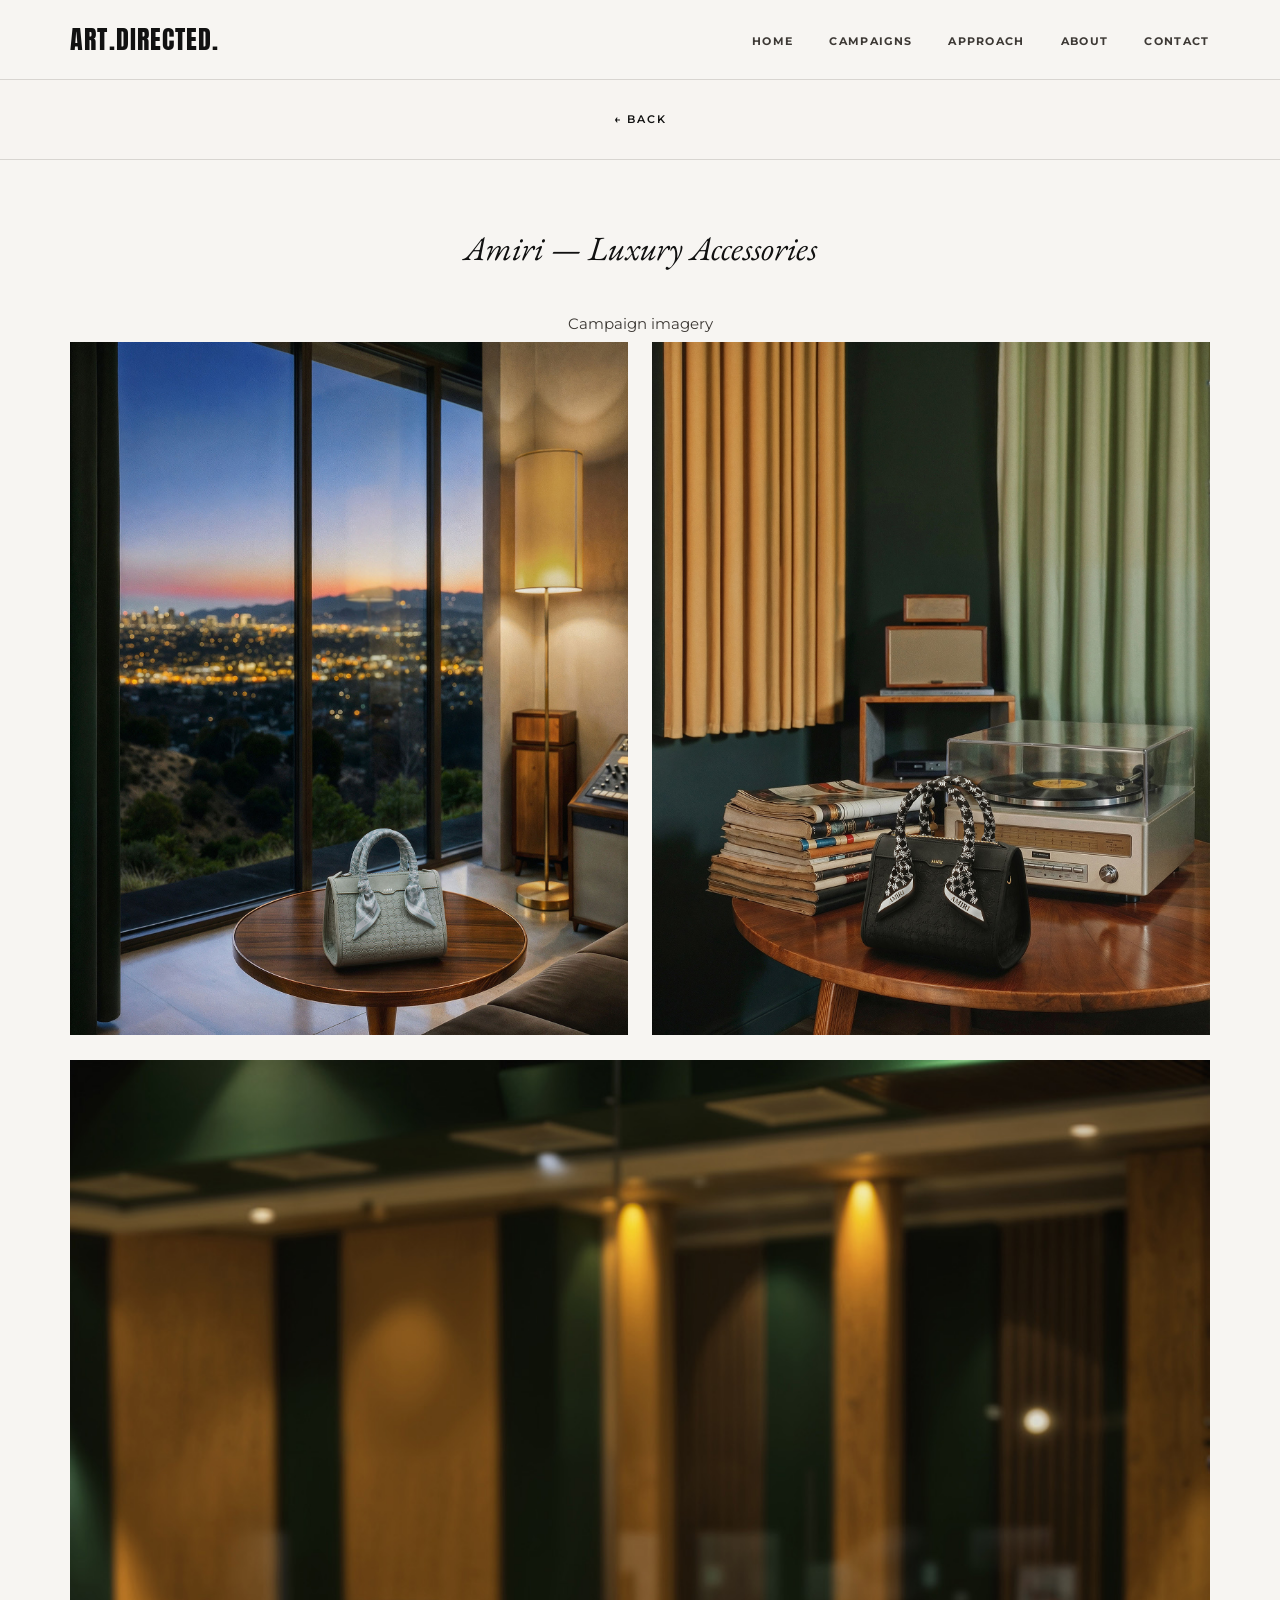
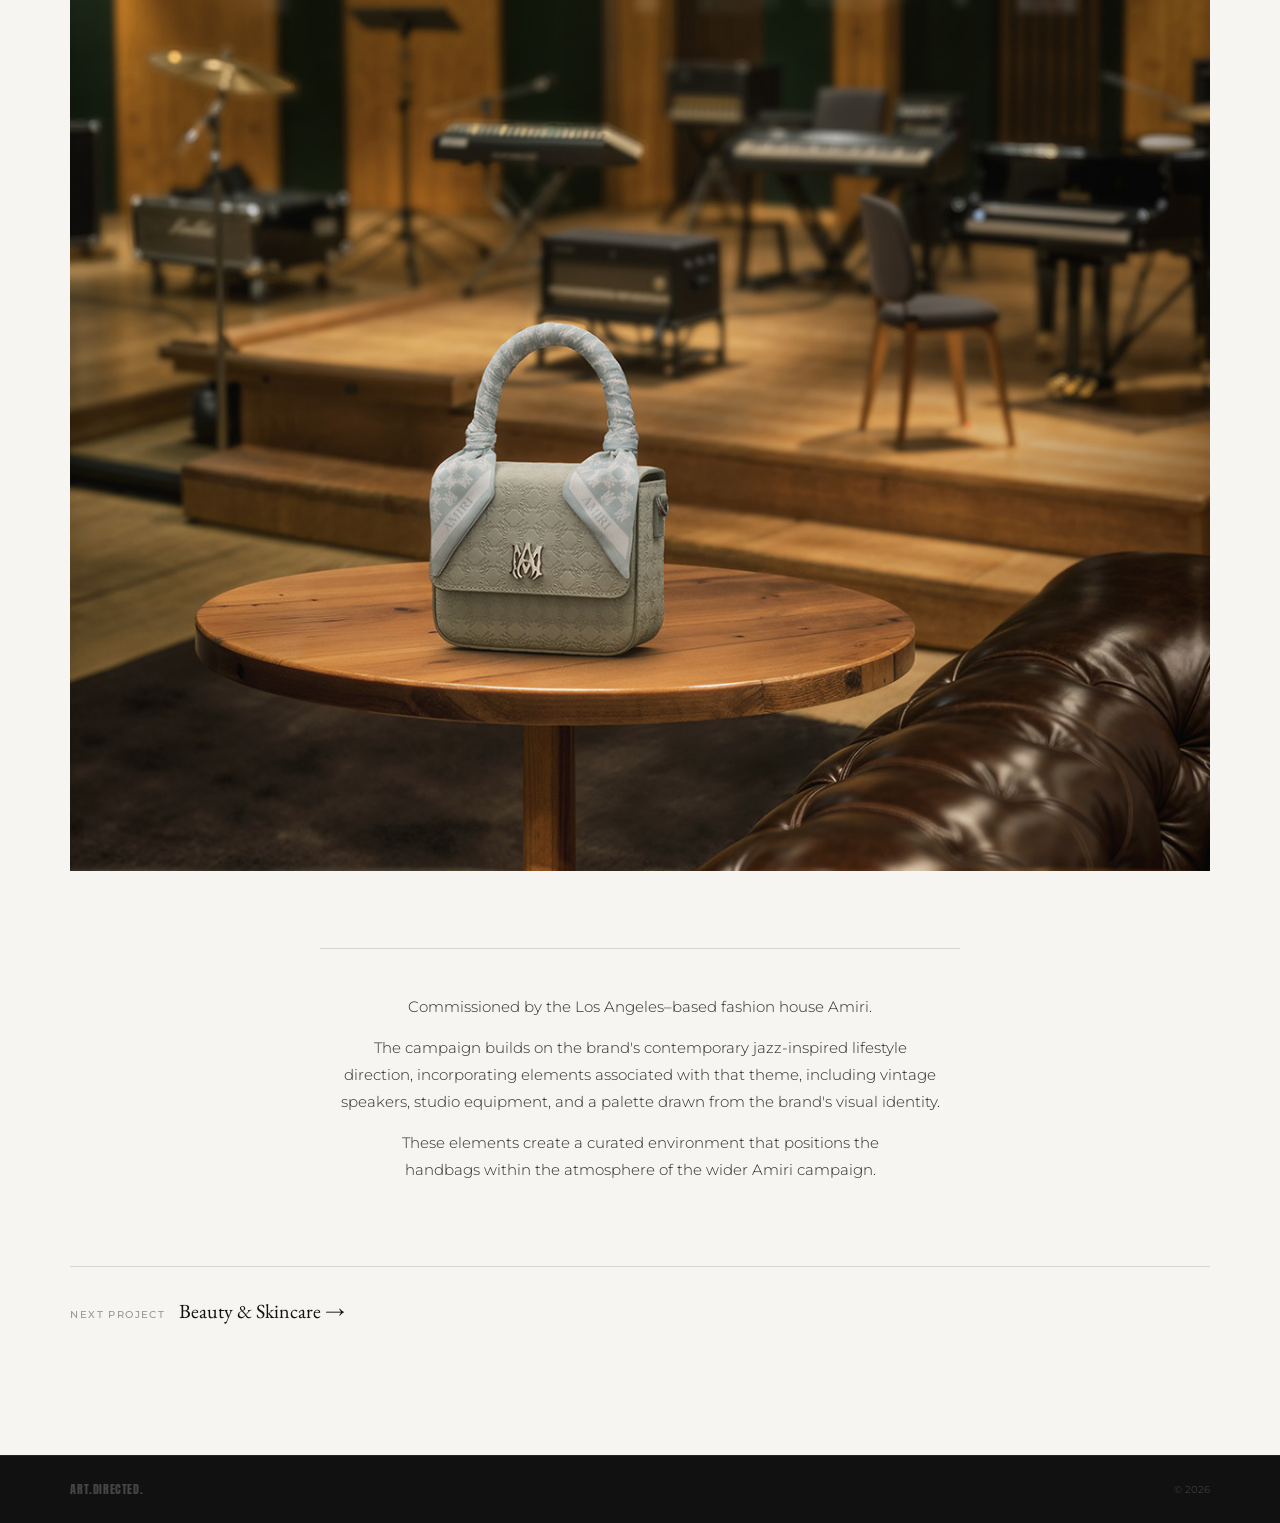
<file: amiri.html>
<!DOCTYPE html>
<html lang="en">
<head>
  <meta charset="UTF-8" />
  <meta name="viewport" content="width=device-width, initial-scale=1.0, maximum-scale=1.0, user-scalable=no" />
  <title>Amiri — ART.DIRECTED.</title>
  <meta name="description" content="Amiri luxury accessories campaign by ART.DIRECTED. AI-enhanced product photography for high-end fashion jewelry." />
  <link rel="canonical" href="https://art-directed.com/amiri.html" />
  <link rel="icon" type="image/png" sizes="32x32" href="favicon-32.png" />
  <link rel="apple-touch-icon" sizes="180x180" href="apple-touch-icon.png" />
  <link rel="preconnect" href="https://fonts.googleapis.com" />
  <link rel="preconnect" href="https://fonts.gstatic.com" crossorigin />
  <link href="https://fonts.googleapis.com/css2?family=Anton&family=DM+Sans:ital,opsz,wght@0,9..40,300;0,9..40,400;0,9..40,500;1,9..40,400&family=EB+Garamond:ital,wght@0,400;1,400&family=Montserrat:wght@300;400;500&display=swap" rel="stylesheet" />
  <style>
    *, *::before, *::after { box-sizing: border-box; margin: 0; padding: 0; }
    img { display: block; max-width: 100%; height: auto; }
    a { color: inherit; text-decoration: none; }
    html { scroll-behavior: smooth; }
    button { background: none; border: none; padding: 0; cursor: pointer; font: inherit; }
    :root {
      --off-white:  #F7F5F2;
      --charcoal:   #111111;
      --warm-grey:  #9A9893;
      --rule:       #D8D5D1;
      --font-logo:  'Anton', sans-serif;
      --font-serif: 'EB Garamond', Georgia, serif;
      --font-sans:  'Montserrat', sans-serif;
      --nav-h:      80px;
      --pad:        clamp(28px, 5.5vw, 88px);
    }
    body { background: var(--off-white); color: var(--charcoal); font-family: var(--font-sans); font-size: 16px; line-height: 1.6; -webkit-font-smoothing: antialiased; }
    .nav { position: fixed; top: 0; left: 0; right: 0; z-index: 300; height: var(--nav-h); display: flex; align-items: center; justify-content: space-between; padding: 0 var(--pad); background: var(--off-white); border-bottom: 1px solid var(--rule); }
    .nav__logo { font-family: var(--font-logo); font-size: 26px; letter-spacing: 0.04em; color: var(--charcoal); transition: opacity 200ms ease; }
    .nav__logo:hover { opacity: 0.4; }
    .nav__links { display: flex; align-items: center; gap: 36px; list-style: none; }
    .nav__link { font-family: var(--font-sans); font-size: 11px; font-weight: 700; text-transform: uppercase; letter-spacing: 0.12em; color: #3D3935; transition: opacity 200ms ease; }
    .nav__link:hover { opacity: 0.38; }
    .back-bar { margin-top: var(--nav-h); height: var(--nav-h); display: flex; align-items: center; justify-content: center; padding: 0 var(--pad); border-bottom: 1px solid var(--rule); background: rgba(247,245,242,0.95); }
    .back-bar__link { display: flex; align-items: center; gap: 10px; font-family: var(--font-sans); font-size: 11px; font-weight: 600; text-transform: uppercase; letter-spacing: 0.16em; color: var(--charcoal); transition: opacity 200ms ease; }
    .back-bar__link:hover { opacity: 0.4; }
    .campaign-content { padding: clamp(44px, 5.5vw, 80px) var(--pad) clamp(80px, 10vw, 128px); max-width: 1400px; margin: 0 auto; }
    .overlay__header { margin-bottom: clamp(32px, 4vw, 48px); text-align: center; }
    .overlay__title { font-family: var(--font-serif); font-weight: 400; font-size: clamp(24px, 2.8vw, 34px); font-style: italic; color: var(--charcoal); line-height: 1.1; margin-bottom: 10px; }
    .overlay__subtitle { font-family: var(--font-sans); font-size: 11px; font-weight: 500; text-transform: uppercase; letter-spacing: 0.13em; color: var(--warm-grey); }
    .overlay__row-label {
      font-family: var(--font-sans);
      font-weight: 400;
      font-size: clamp(14px, 1.5vw, 15px);
      color: #3D3935;
      line-height: 1.1;
      margin-bottom: 10px;
      margin-top: 18px;
      text-align: center;
      padding-left: 0;
    }
    .overlay__images { display: flex; flex-direction: column; gap: clamp(18px, 2vw, 28px); margin-bottom: clamp(48px, 6vw, 88px); }
    .overlay__image { width: 100%; overflow: hidden; background: #d8d4ce; }
    .overlay__image img { width: 100%; height: auto; display: block; }
    .overlay__image-pair { display: grid; grid-template-columns: 1fr 1fr; gap: clamp(14px, 2vw, 24px); }
    .overlay__footer-text { font-family: var(--font-sans); font-size: 15px; font-weight: 300; line-height: 1.8; color: #2a2a2a; max-width: 640px; margin-left: auto; margin-right: auto; text-align: center; text-wrap: balance; padding-top: clamp(28px, 3.5vw, 44px); border-top: 1px solid var(--rule); margin-bottom: clamp(52px, 6.5vw, 88px); }
    .overlay__footer-text p + p { margin-top: 14px; }
    .overlay__next-row { display: flex; align-items: baseline; gap: 14px; padding-top: 28px; border-top: 1px solid var(--rule); }
    .overlay__next-label { font-family: var(--font-sans); font-size: 10px; font-weight: 500; text-transform: uppercase; letter-spacing: 0.14em; color: var(--warm-grey); }
    .overlay__next-link { font-family: var(--font-serif); font-size: 20px; color: var(--charcoal); transition: opacity 200ms ease; }
    .overlay__next-link:hover { opacity: 0.4; }
    .footer { background: var(--charcoal); border-top: 1px solid rgba(255,255,255,0.07); padding: 24px var(--pad); display: flex; align-items: center; justify-content: space-between; }
    .footer__brand { font-family: var(--font-logo); font-size: 12px; letter-spacing: 0.05em; color: rgba(255,255,255,0.22); }
    .footer__copy { font-family: var(--font-sans); font-size: 10px; color: rgba(255,255,255,0.18); }
    @media (max-width: 768px) {
      .nav__logo { font-size: 12px; padding-left: 8px; }
      .nav__links { gap: 8px; }
      .nav__link { font-size: 9px; letter-spacing: 0.04em; }
      .nav__links li:first-child { display: none; }
    }
  </style>
</head>
<body>
  <nav class="nav">
    <a href="index.html" class="nav__logo">ART.DIRECTED.</a>
    <ul class="nav__links">
      <li><a class="nav__link" href="index.html">Home</a></li>
      <li><a class="nav__link" href="index.html#work">Campaigns</a></li>
      <li><a class="nav__link" href="index.html#approach">Approach</a></li>
      <li><a class="nav__link" href="index.html#about">About</a></li>
      <li><a class="nav__link" href="index.html#contact">Contact</a></li>
    </ul>
  </nav>
  <div class="back-bar">
    <a href="index.html" class="back-bar__link">← Back</a>
  </div>
  <div class="campaign-content">
    <div class="overlay__header">
      <h1 class="overlay__title">Amiri — Luxury Accessories</h1>
    </div>
    <p class="overlay__row-label">Campaign imagery</p>
    <div class="overlay__images">
      <div class="overlay__image-pair">
        <div class="overlay__image"><img src="images/amiri/AMIRI-1.jpg" alt="Amiri campaign" fetchpriority="high" /></div>
        <div class="overlay__image"><img src="images/amiri/AMIRI-2.jpg" alt="Amiri campaign" loading="lazy" width="1280" height="720" /></div>
      </div>
      <div class="overlay__image"><img src="images/amiri/AMIRI-3.jpg" alt="Amiri campaign" loading="lazy" width="1280" height="720" /></div>
    </div>
    <div class="overlay__footer-text">
      <p>Commissioned by the Los Angeles–based fashion house Amiri.</p>
      <p>The campaign builds on the brand's contemporary jazz-inspired lifestyle direction, incorporating elements associated with that theme, including vintage speakers, studio equipment, and a palette drawn from the brand's visual identity.</p>
      <p>These elements create a curated environment that positions the handbags within the atmosphere of the wider Amiri campaign.</p>
    </div>
    <div class="overlay__next-row">
      <span class="overlay__next-label">Next Project</span>
        <a class="overlay__next-link" href="beauty.html">Beauty &amp; Skincare →</a>
    </div>
  </div>
  <footer class="footer">
    <span class="footer__brand">ART.DIRECTED.</span>
    <span class="footer__copy">© 2026</span>
  </footer>
</body>
</html>
</file>
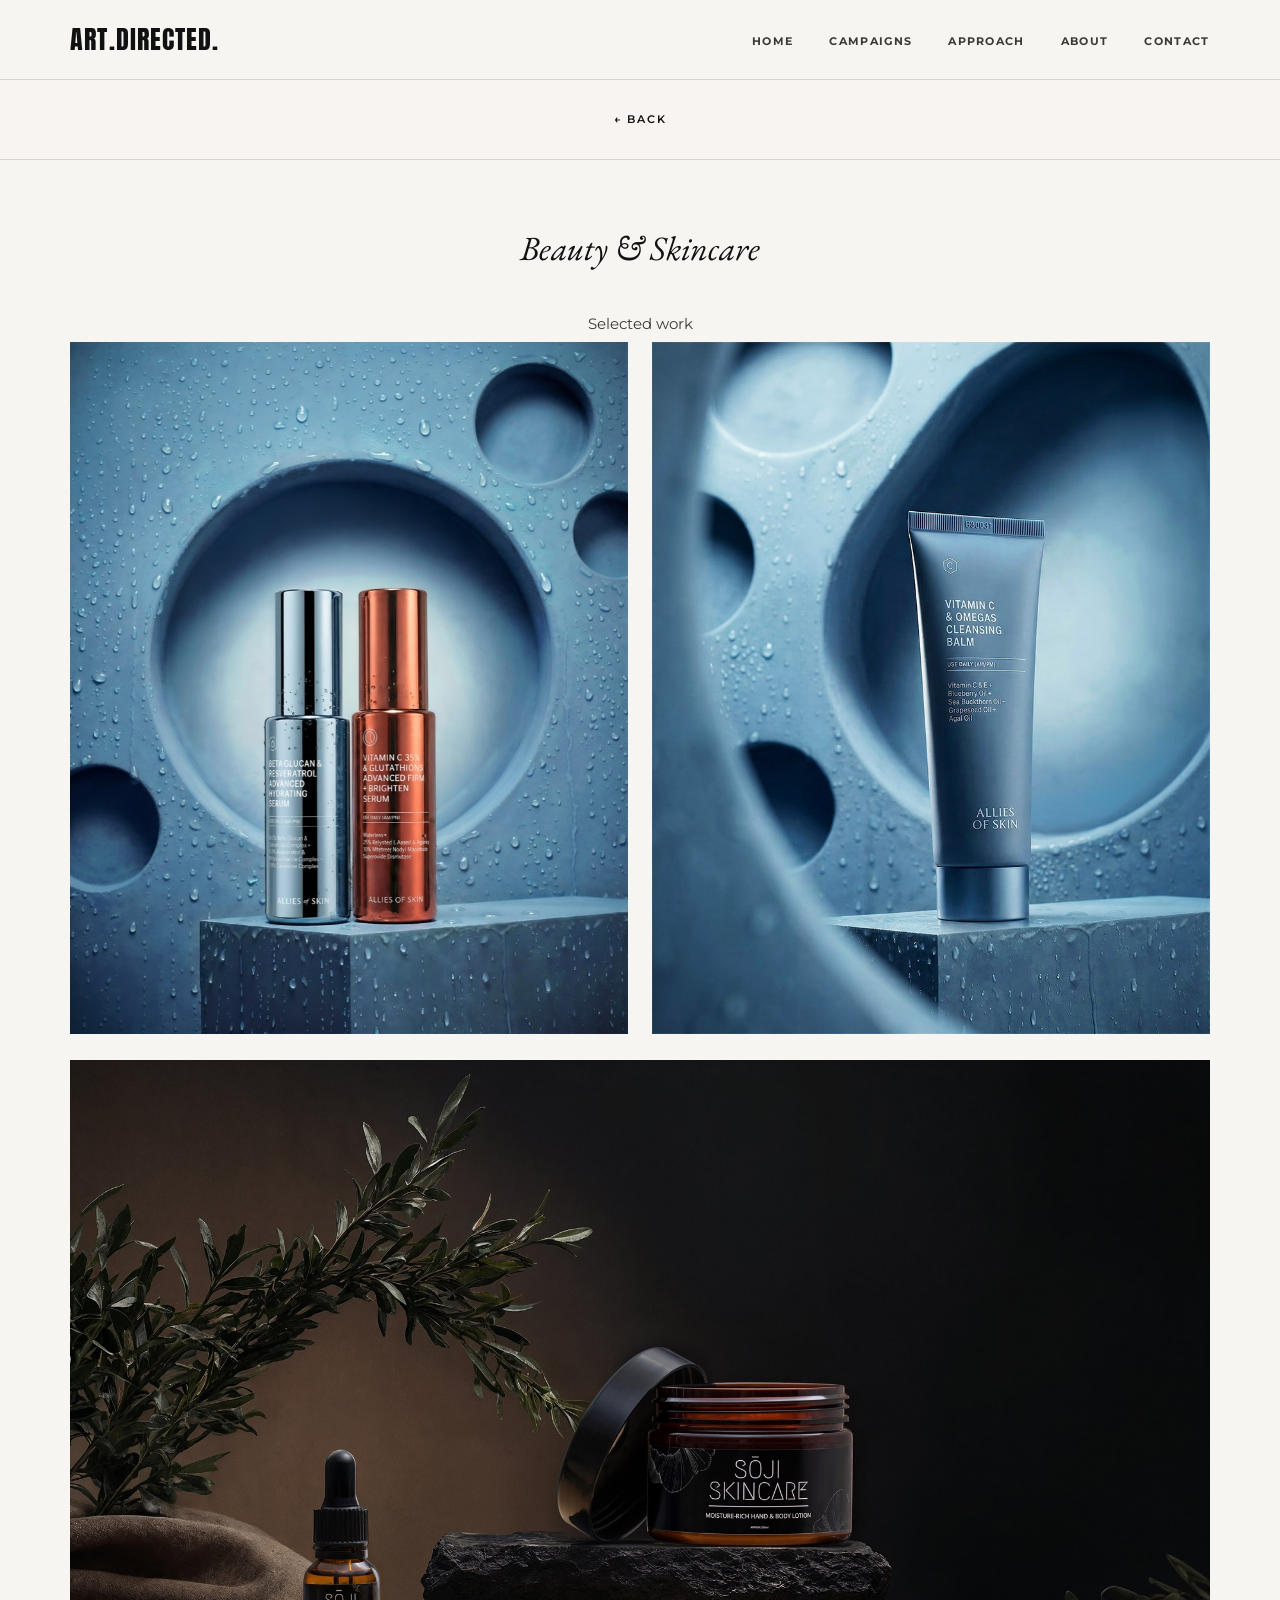
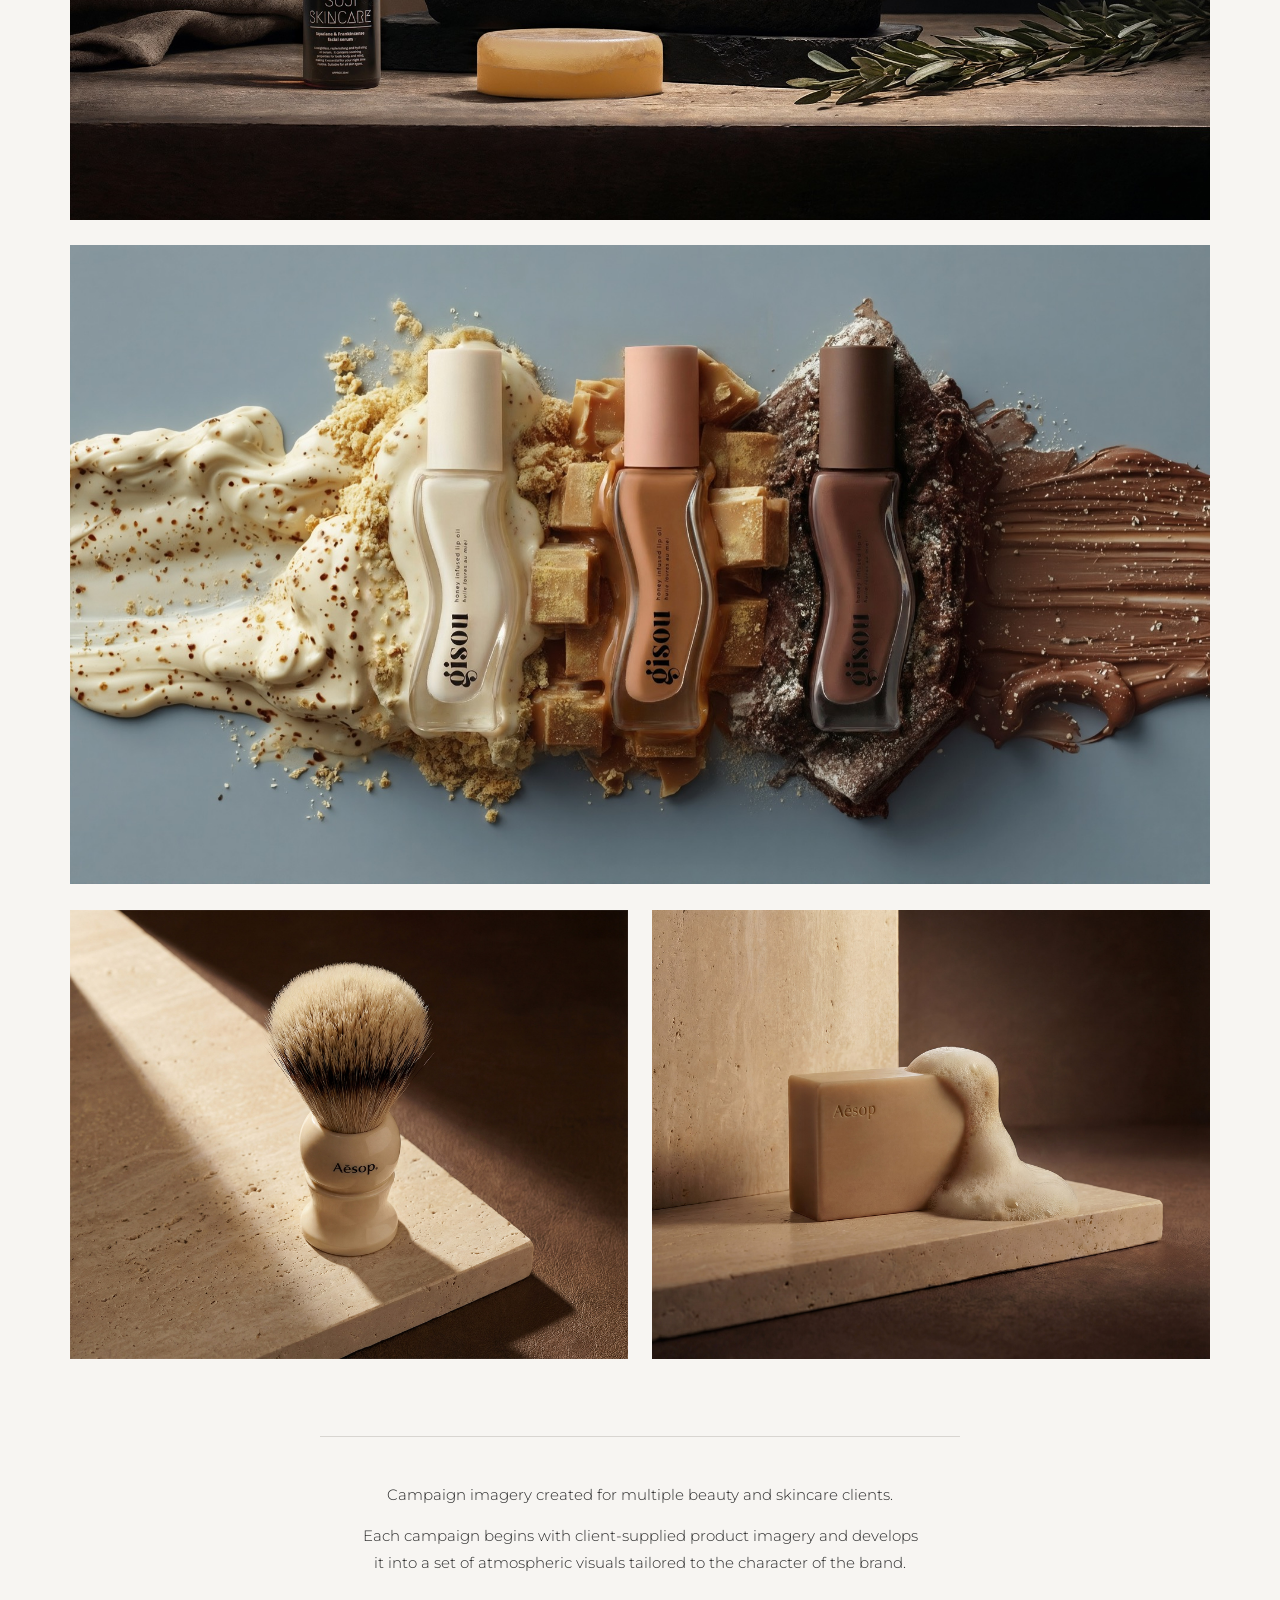
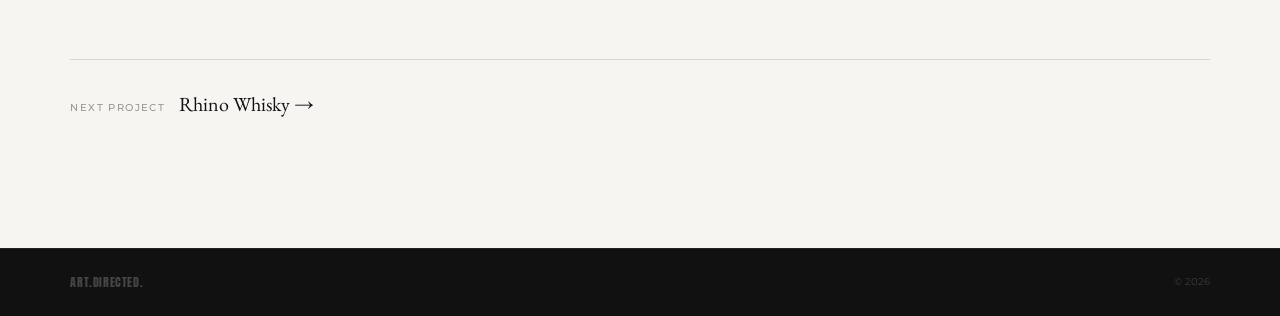
<file: beauty.html>
<!DOCTYPE html>
<html lang="en">
<head>
  <meta charset="UTF-8" />
  <meta name="viewport" content="width=device-width, initial-scale=1.0, maximum-scale=1.0, user-scalable=no" />
  <title>Beauty &amp; Skincare — ART.DIRECTED.</title>  <meta name="description" content="Beauty & skincare campaign imagery by ART.DIRECTED. AI-driven product photography for cosmetics and skincare brands." />
  <link rel="canonical" href="https://art-directed.com/beauty.html" />  <link rel="icon" type="image/png" sizes="32x32" href="favicon-32.png" />
  <link rel="apple-touch-icon" sizes="180x180" href="apple-touch-icon.png" />
  <link rel="preconnect" href="https://fonts.googleapis.com" />
  <link rel="preconnect" href="https://fonts.gstatic.com" crossorigin />
  <link href="https://fonts.googleapis.com/css2?family=Anton&family=DM+Sans:ital,opsz,wght@0,9..40,300;0,9..40,400;0,9..40,500;1,9..40,400&family=EB+Garamond:ital,wght@0,400;1,400&family=Montserrat:wght@300;400;500&display=swap" rel="stylesheet" />
  <style>
    *, *::before, *::after { box-sizing: border-box; margin: 0; padding: 0; }
    img { display: block; max-width: 100%; height: auto; }
    a { color: inherit; text-decoration: none; }
    html { scroll-behavior: smooth; }
    button { background: none; border: none; padding: 0; cursor: pointer; font: inherit; }
    :root {
      --off-white:  #F7F5F2;
      --charcoal:   #111111;
      --warm-grey:  #9A9893;
      --rule:       #D8D5D1;
      --font-logo:  'Anton', sans-serif;
      --font-serif: 'EB Garamond', Georgia, serif;
      --font-sans:  'Montserrat', sans-serif;
      --nav-h:      80px;
      --pad:        clamp(28px, 5.5vw, 88px);
    }
    body { background: var(--off-white); color: var(--charcoal); font-family: var(--font-sans); font-size: 16px; line-height: 1.6; -webkit-font-smoothing: antialiased; }
    .nav { position: fixed; top: 0; left: 0; right: 0; z-index: 300; height: var(--nav-h); display: flex; align-items: center; justify-content: space-between; padding: 0 var(--pad); background: var(--off-white); border-bottom: 1px solid var(--rule); }
    .nav__logo { font-family: var(--font-logo); font-size: 26px; letter-spacing: 0.04em; color: var(--charcoal); transition: opacity 200ms ease; }
    .nav__logo:hover { opacity: 0.4; }
    .nav__links { display: flex; align-items: center; gap: 36px; list-style: none; }
    .nav__link { font-family: var(--font-sans); font-size: 11px; font-weight: 700; text-transform: uppercase; letter-spacing: 0.12em; color: #3D3935; transition: opacity 200ms ease; }
    .nav__link:hover { opacity: 0.38; }
    .back-bar { margin-top: var(--nav-h); height: var(--nav-h); display: flex; align-items: center; justify-content: center; padding: 0 var(--pad); border-bottom: 1px solid var(--rule); background: rgba(247,245,242,0.95); }
    .back-bar__link { display: flex; align-items: center; gap: 10px; font-family: var(--font-sans); font-size: 11px; font-weight: 600; text-transform: uppercase; letter-spacing: 0.16em; color: var(--charcoal); transition: opacity 200ms ease; }
    .back-bar__link:hover { opacity: 0.4; }
    .campaign-content { padding: clamp(44px, 5.5vw, 80px) var(--pad) clamp(80px, 10vw, 128px); max-width: 1400px; margin: 0 auto; }
    .overlay__header { margin-bottom: clamp(32px, 4vw, 48px); text-align: center; }
    .overlay__title { font-family: var(--font-serif); font-weight: 400; font-size: clamp(24px, 2.8vw, 34px); font-style: italic; color: var(--charcoal); line-height: 1.1; margin-bottom: 10px; }
    .overlay__subtitle { font-family: var(--font-sans); font-size: 11px; font-weight: 500; text-transform: uppercase; letter-spacing: 0.13em; color: var(--warm-grey); }
    .overlay__row-label {
      font-family: var(--font-sans);
      font-weight: 400;
      font-size: clamp(14px, 1.5vw, 15px);
      color: #3D3935;
      line-height: 1.1;
      margin-bottom: 10px;
      margin-top: 18px;
      text-align: center;
      padding-left: 0;
    }
    .overlay__images { display: flex; flex-direction: column; gap: clamp(18px, 2vw, 28px); margin-bottom: clamp(48px, 6vw, 88px); }
    .overlay__image { width: 100%; overflow: hidden; background: #d8d4ce; }
    .overlay__image img { width: 100%; height: auto; display: block; }
    .overlay__image-pair { display: grid; grid-template-columns: 1fr 1fr; gap: clamp(14px, 2vw, 24px); }
    .overlay__image-pair img { width: 100%; height: auto; display: block; }
    .overlay__footer-text { font-family: var(--font-sans); font-size: 15px; font-weight: 300; line-height: 1.8; color: #2a2a2a; max-width: 640px; margin-left: auto; margin-right: auto; text-align: center; text-wrap: balance; padding-top: clamp(28px, 3.5vw, 44px); border-top: 1px solid var(--rule); margin-bottom: clamp(52px, 6.5vw, 88px); }
    .overlay__footer-text p + p { margin-top: 14px; }
    .overlay__next-row { display: flex; align-items: baseline; gap: 14px; padding-top: 28px; border-top: 1px solid var(--rule); }
    .overlay__next-label { font-family: var(--font-sans); font-size: 10px; font-weight: 500; text-transform: uppercase; letter-spacing: 0.14em; color: var(--warm-grey); }
    .overlay__next-link { font-family: var(--font-serif); font-size: 20px; color: var(--charcoal); transition: opacity 200ms ease; }
    .overlay__next-link:hover { opacity: 0.4; }
    .footer { background: var(--charcoal); border-top: 1px solid rgba(255,255,255,0.07); padding: 24px var(--pad); display: flex; align-items: center; justify-content: space-between; }
    .footer__brand { font-family: var(--font-logo); font-size: 12px; letter-spacing: 0.05em; color: rgba(255,255,255,0.22); }
    .footer__copy { font-family: var(--font-sans); font-size: 10px; color: rgba(255,255,255,0.18); }
    @media (max-width: 768px) {
      .nav__logo { font-size: 12px; padding-left: 8px; }
      .nav__links { gap: 8px; }
      .nav__link { font-size: 9px; letter-spacing: 0.04em; }
      .nav__links li:first-child { display: none; }
    }
  </style>
</head>
<body>
  <nav class="nav">
    <a href="index.html" class="nav__logo">ART.DIRECTED.</a>
    <ul class="nav__links">
      <li><a class="nav__link" href="index.html">Home</a></li>
      <li><a class="nav__link" href="index.html#work">Campaigns</a></li>
      <li><a class="nav__link" href="index.html#approach">Approach</a></li>
      <li><a class="nav__link" href="index.html#about">About</a></li>
      <li><a class="nav__link" href="index.html#contact">Contact</a></li>
    </ul>
  </nav>
  <div class="back-bar">
    <a href="index.html" class="back-bar__link">← Back</a>
  </div>
  <div class="campaign-content">
    <div class="overlay__header">
      <h1 class="overlay__title">Beauty &amp; Skincare</h1>
    </div>
    <p class="overlay__row-label">Selected work</p>
    <div class="overlay__images">
      <div class="overlay__image-pair">
        <img src="images/beauty/campaign-1.jpg" alt="Beauty &amp; Skincare campaign" fetchpriority="high" />
        <img src="images/beauty/campaign-1b.jpg" alt="Beauty &amp; Skincare campaign" loading="lazy" width="1280" height="720" />
      </div>
      <div class="overlay__image"><img src="images/beauty/campaign-2.jpg" alt="Beauty &amp; Skincare campaign" loading="lazy" width="1280" height="720" /></div>
      <div class="overlay__image"><img src="images/beauty/campaign-3.jpg" alt="Beauty &amp; Skincare campaign" loading="lazy" width="1280" height="720" /></div>
      <div class="overlay__image-pair">
        <div class="overlay__image"><img src="images/beauty/aesop-1.jpg" alt="Aesop campaign" loading="lazy" width="1280" height="720" /></div>
        <div class="overlay__image"><img src="images/beauty/aesop-2.jpg" alt="Aesop campaign" loading="lazy" width="1280" height="720" /></div>
      </div>
    </div>
    <div class="overlay__footer-text">
      <p>Campaign imagery created for multiple beauty and skincare clients.</p>
      <p>Each campaign begins with client-supplied product imagery and develops it into a set of atmospheric visuals tailored to the character of the brand.</p>
    </div>
    <div class="overlay__next-row">
      <span class="overlay__next-label">Next Project</span>
        <a class="overlay__next-link" href="rhino.html">Rhino Whisky →</a>
    </div>
  </div>
  <footer class="footer">
    <span class="footer__brand">ART.DIRECTED.</span>
    <span class="footer__copy">© 2026</span>
  </footer>
</body>
</html>
</file>
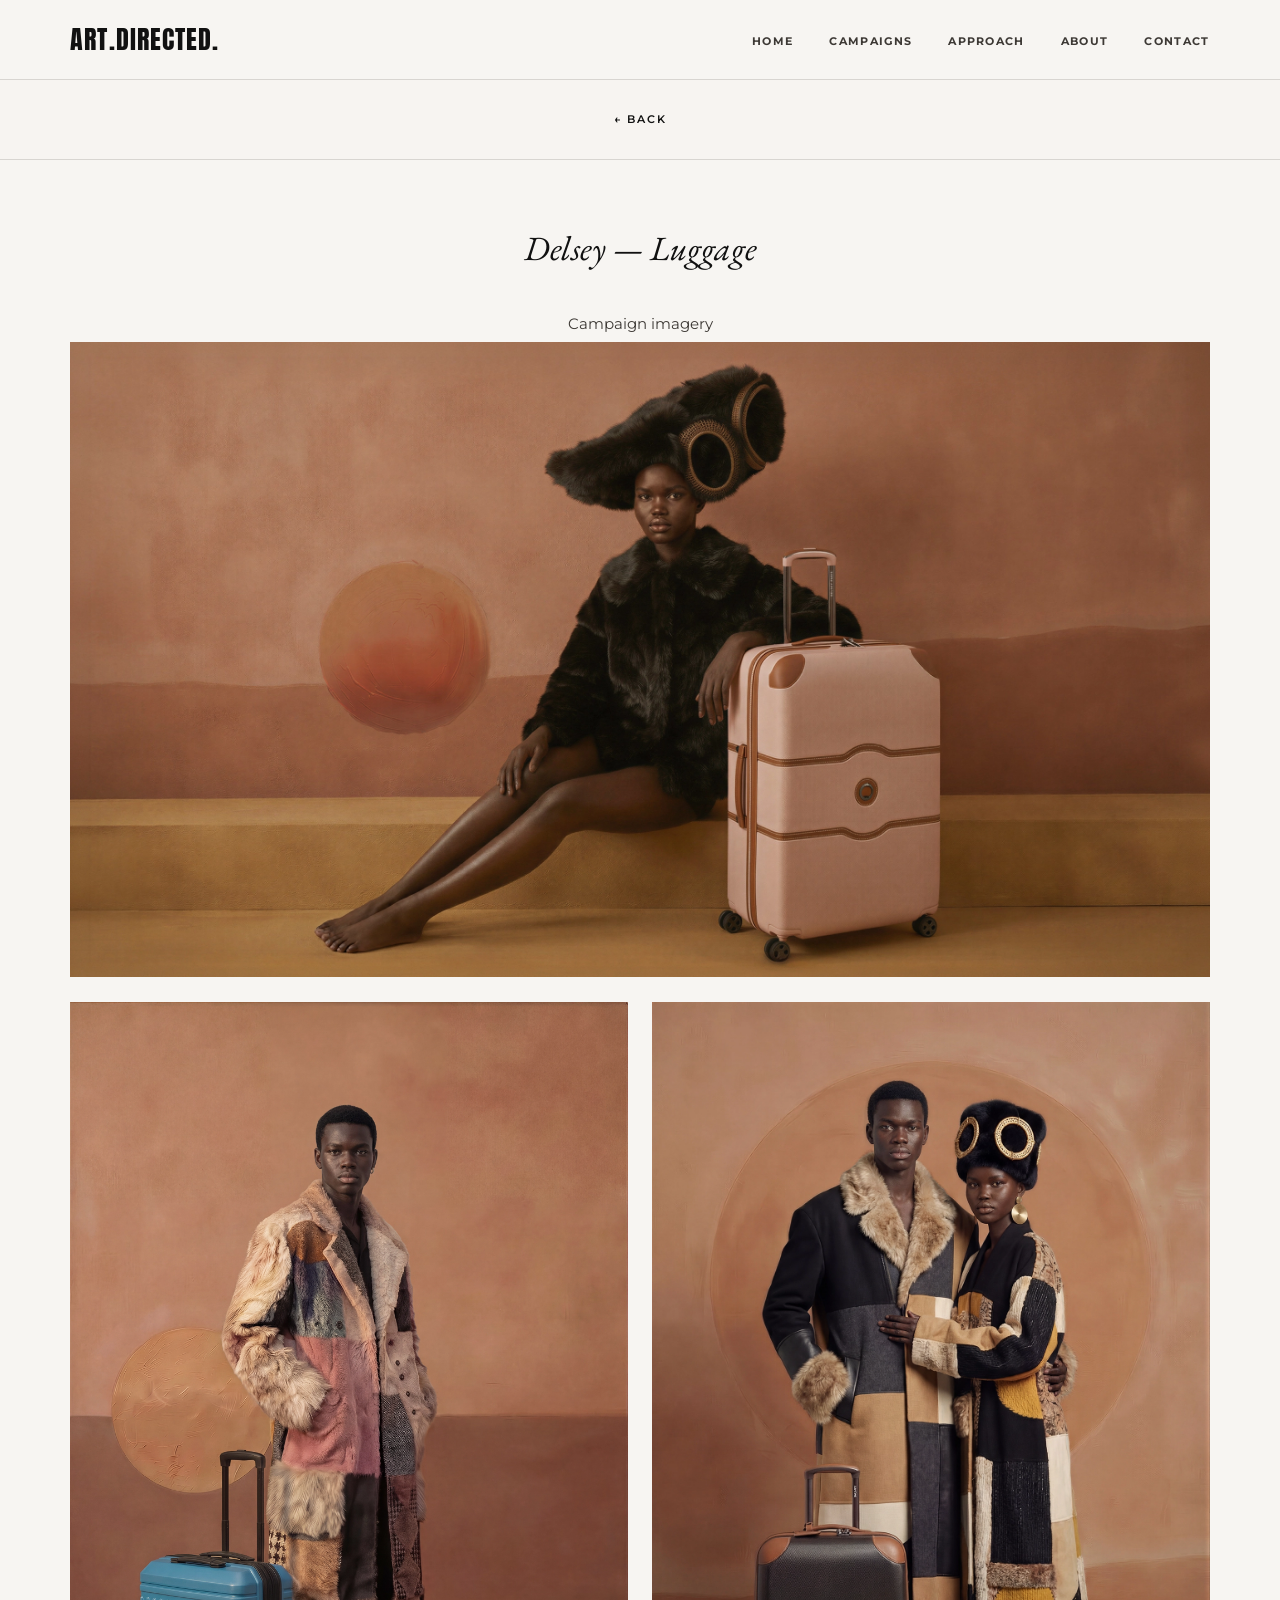
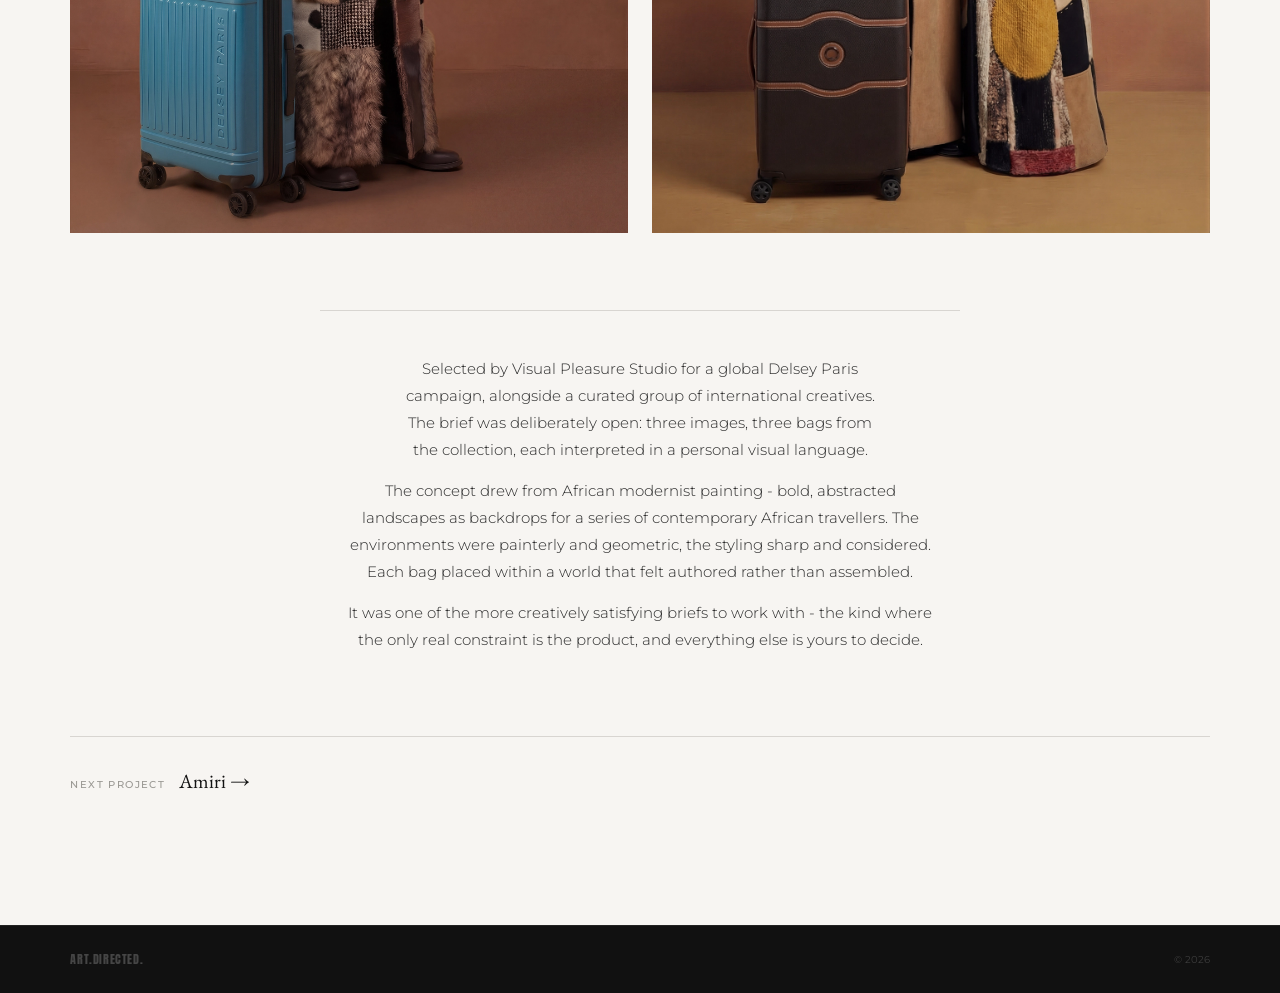
<file: delcy.html>
<!DOCTYPE html>
<html lang="en">
<head>
  <meta charset="UTF-8" />
  <meta name="viewport" content="width=device-width, initial-scale=1.0, maximum-scale=1.0, user-scalable=no" />
  <title>Delsey — ART.DIRECTED.</title>
  <meta name="description" content="Delsey luggage campaign by ART.DIRECTED. Campaign imagery built from client-supplied product references." />
  <link rel="canonical" href="https://art-directed.com/delcy.html" />
  <link rel="icon" type="image/png" sizes="32x32" href="favicon-32.png" />
  <link rel="apple-touch-icon" sizes="180x180" href="apple-touch-icon.png" />
  <link rel="preconnect" href="https://fonts.googleapis.com" />
  <link rel="preconnect" href="https://fonts.gstatic.com" crossorigin />
  <link href="https://fonts.googleapis.com/css2?family=Anton&family=DM+Sans:ital,opsz,wght@0,9..40,300;0,9..40,400;0,9..40,500;1,9..40,400&family=EB+Garamond:ital,wght@0,400;1,400&family=Montserrat:wght@300;400;500&display=swap" rel="stylesheet" />
  <style>
    *, *::before, *::after { box-sizing: border-box; margin: 0; padding: 0; }
    img { display: block; max-width: 100%; height: auto; }
    a { color: inherit; text-decoration: none; }
    html { scroll-behavior: smooth; }
    button { background: none; border: none; padding: 0; cursor: pointer; font: inherit; }
    :root {
      --off-white:  #F7F5F2;
      --charcoal:   #111111;
      --warm-grey:  #9A9893;
      --rule:       #D8D5D1;
      --font-logo:  'Anton', sans-serif;
      --font-serif: 'EB Garamond', Georgia, serif;
      --font-sans:  'Montserrat', sans-serif;
      --nav-h:      80px;
      --pad:        clamp(28px, 5.5vw, 88px);
    }
    body {
      background: var(--off-white);
      color: var(--charcoal);
      font-family: var(--font-sans);
      font-size: 16px;
      line-height: 1.6;
      -webkit-font-smoothing: antialiased;
    }
    .nav {
      position: fixed;
      top: 0; left: 0; right: 0;
      z-index: 300;
      height: var(--nav-h);
      display: flex;
      align-items: center;
      justify-content: space-between;
      padding: 0 var(--pad);
      background: var(--off-white);
      border-bottom: 1px solid var(--rule);
    }
    .nav__logo {
      font-family: var(--font-logo);
      font-size: 26px;
      letter-spacing: 0.04em;
      color: var(--charcoal);
      transition: opacity 200ms ease;
    }
    .nav__logo:hover { opacity: 0.4; }
    .nav__links {
      display: flex;
      align-items: center;
      gap: 36px;
      list-style: none;
    }
    .nav__link {
      font-family: var(--font-sans);
      font-size: 11px;
      font-weight: 700;
      text-transform: uppercase;
      letter-spacing: 0.12em;
      color: #3D3935;
      transition: opacity 200ms ease;
    }
    .nav__link:hover { opacity: 0.38; }
    .back-bar {
      margin-top: var(--nav-h);
      height: var(--nav-h);
      display: flex;
      align-items: center;
      justify-content: center;
      padding: 0 var(--pad);
      border-bottom: 1px solid var(--rule);
      background: rgba(247,245,242,0.95);
    }
    .back-bar__link {
      display: flex; align-items: center; gap: 10px;
      font-family: var(--font-sans); font-size: 11px;
      font-weight: 600; text-transform: uppercase;
      letter-spacing: 0.16em; color: var(--charcoal);
      transition: opacity 200ms ease;
    }
    .back-bar__link:hover { opacity: 0.4; }
    .campaign-content {
      padding: clamp(44px, 5.5vw, 80px) var(--pad) clamp(80px, 10vw, 128px);
      max-width: 1400px;
      margin: 0 auto;
    }
    .overlay__header { margin-bottom: clamp(32px, 4vw, 48px); text-align: center; }
    .overlay__title {
      font-family: var(--font-serif); font-weight: 400;
      font-size: clamp(24px, 2.8vw, 34px);
      font-style: italic;
      color: var(--charcoal); line-height: 1.1;
      margin-bottom: 10px;
    }
    .overlay__subtitle {
      font-family: var(--font-sans); font-size: 11px;
      font-weight: 500; text-transform: uppercase;
      letter-spacing: 0.13em; color: var(--warm-grey);
    }
    .overlay__row-label {
      font-family: var(--font-sans);
      font-weight: 400;
      font-size: clamp(14px, 1.5vw, 15px);
      color: #3D3935;
      line-height: 1.1;
      margin-bottom: 10px;
      margin-top: 18px;
      text-align: center;
      padding-left: 0;
    }
    .overlay__images {
      display: flex; flex-direction: column;
      gap: clamp(18px, 2vw, 28px);
      margin-bottom: clamp(48px, 6vw, 88px);
    }
    .overlay__image { width: 100%; overflow: hidden; background: #d8d4ce; }
    .overlay__image img { width: 100%; height: auto; display: block; }
    .overlay__image-pair {
      display: grid;
      grid-template-columns: 1fr 1fr;
      gap: clamp(14px, 2vw, 24px);
    }
    .overlay__next-row {
      display: flex; align-items: baseline; gap: 14px;
      padding-top: 28px; border-top: 1px solid var(--rule);
    }
    .overlay__next-label {
      font-family: var(--font-sans); font-size: 10px;
      font-weight: 500; text-transform: uppercase;
      letter-spacing: 0.14em; color: var(--warm-grey);
    }
    .overlay__next-link {
      font-family: var(--font-serif); font-size: 20px;
      color: var(--charcoal);
      transition: opacity 200ms ease;
    }
    .overlay__next-link:hover { opacity: 0.4; }
    .footer {
      background: var(--charcoal);
      border-top: 1px solid rgba(255,255,255,0.07);
      padding: 24px var(--pad);
      display: flex; align-items: center; justify-content: space-between;
    }
    .footer__brand {
      font-family: var(--font-logo); font-size: 12px;
      letter-spacing: 0.05em; color: rgba(255,255,255,0.22);
    }
    .footer__copy {
      font-family: var(--font-sans); font-size: 10px;
      color: rgba(255,255,255,0.18);
    }
    @media (max-width: 768px) {
      .nav__logo { font-size: 12px; padding-left: 8px; }
      .nav__links { gap: 8px; }
      .nav__link { font-size: 9px; letter-spacing: 0.04em; }
      .nav__links li:first-child { display: none; }
    }
  </style>
</head>
<body>
  <nav class="nav">
    <a href="index.html" class="nav__logo">ART.DIRECTED.</a>
    <ul class="nav__links">
      <li><a class="nav__link" href="index.html">Home</a></li>
      <li><a class="nav__link" href="index.html#work">Campaigns</a></li>
      <li><a class="nav__link" href="index.html#approach">Approach</a></li>
      <li><a class="nav__link" href="index.html#about">About</a></li>
      <li><a class="nav__link" href="index.html#contact">Contact</a></li>
    </ul>
  </nav>
  <div class="back-bar">
    <a href="index.html" class="back-bar__link">← Back</a>
  </div>
  <div class="campaign-content">
    <div class="overlay__header">
      <h1 class="overlay__title">Delsey — Luggage</h1>
    </div>
    <p class="overlay__row-label">Campaign imagery</p>
    <div class="overlay__images">
      <div class="overlay__image">
        <img src="images/Delsey/Delsey_1.webp" alt="Delsey campaign" fetchpriority="high" />
      </div>
      <div class="overlay__image-pair">
        <div class="overlay__image"><img src="images/Delsey/Delsey_2.webp" alt="Delsey campaign" /></div>
        <div class="overlay__image"><img src="images/Delsey/Delsey_3.webp" alt="Delsey campaign" /></div>
      </div>
    </div>
      <div class="overlay__footer-text">
        <p>Selected by Visual Pleasure Studio for a global Delsey Paris campaign, alongside a curated group of international creatives. The brief was deliberately open: three images, three bags from the collection, each interpreted in a personal visual language.</p>
        <p>The concept drew from African modernist painting - bold, abstracted landscapes as backdrops for a series of contemporary African travellers. The environments were painterly and geometric, the styling sharp and considered. Each bag placed within a world that felt authored rather than assembled.</p>
        <p>It was one of the more creatively satisfying briefs to work with - the kind where the only real constraint is the product, and everything else is yours to decide.</p>
        <style>
        .overlay__footer-text {
          font-family: var(--font-sans); font-size: 15px;
          font-weight: 300; line-height: 1.8; color: #2a2a2a;
          max-width: 640px;
          margin-left: auto;
          margin-right: auto;
          text-align: center;
          text-wrap: balance;
          padding-top: clamp(28px, 3.5vw, 44px);
          border-top: 1px solid var(--rule);
          margin-bottom: clamp(52px, 6.5vw, 88px);
        }
        .overlay__footer-text p + p { margin-top: 14px; }
        </style>
      </div>
    <div class="overlay__next-row">
      <span class="overlay__next-label">Next Project</span>
      <a class="overlay__next-link" href="amiri.html">Amiri →</a>
    </div>
  </div>
  <footer class="footer">
    <span class="footer__brand">ART.DIRECTED.</span>
    <span class="footer__copy">© 2026</span>
  </footer>
</body>
</html>
</file>
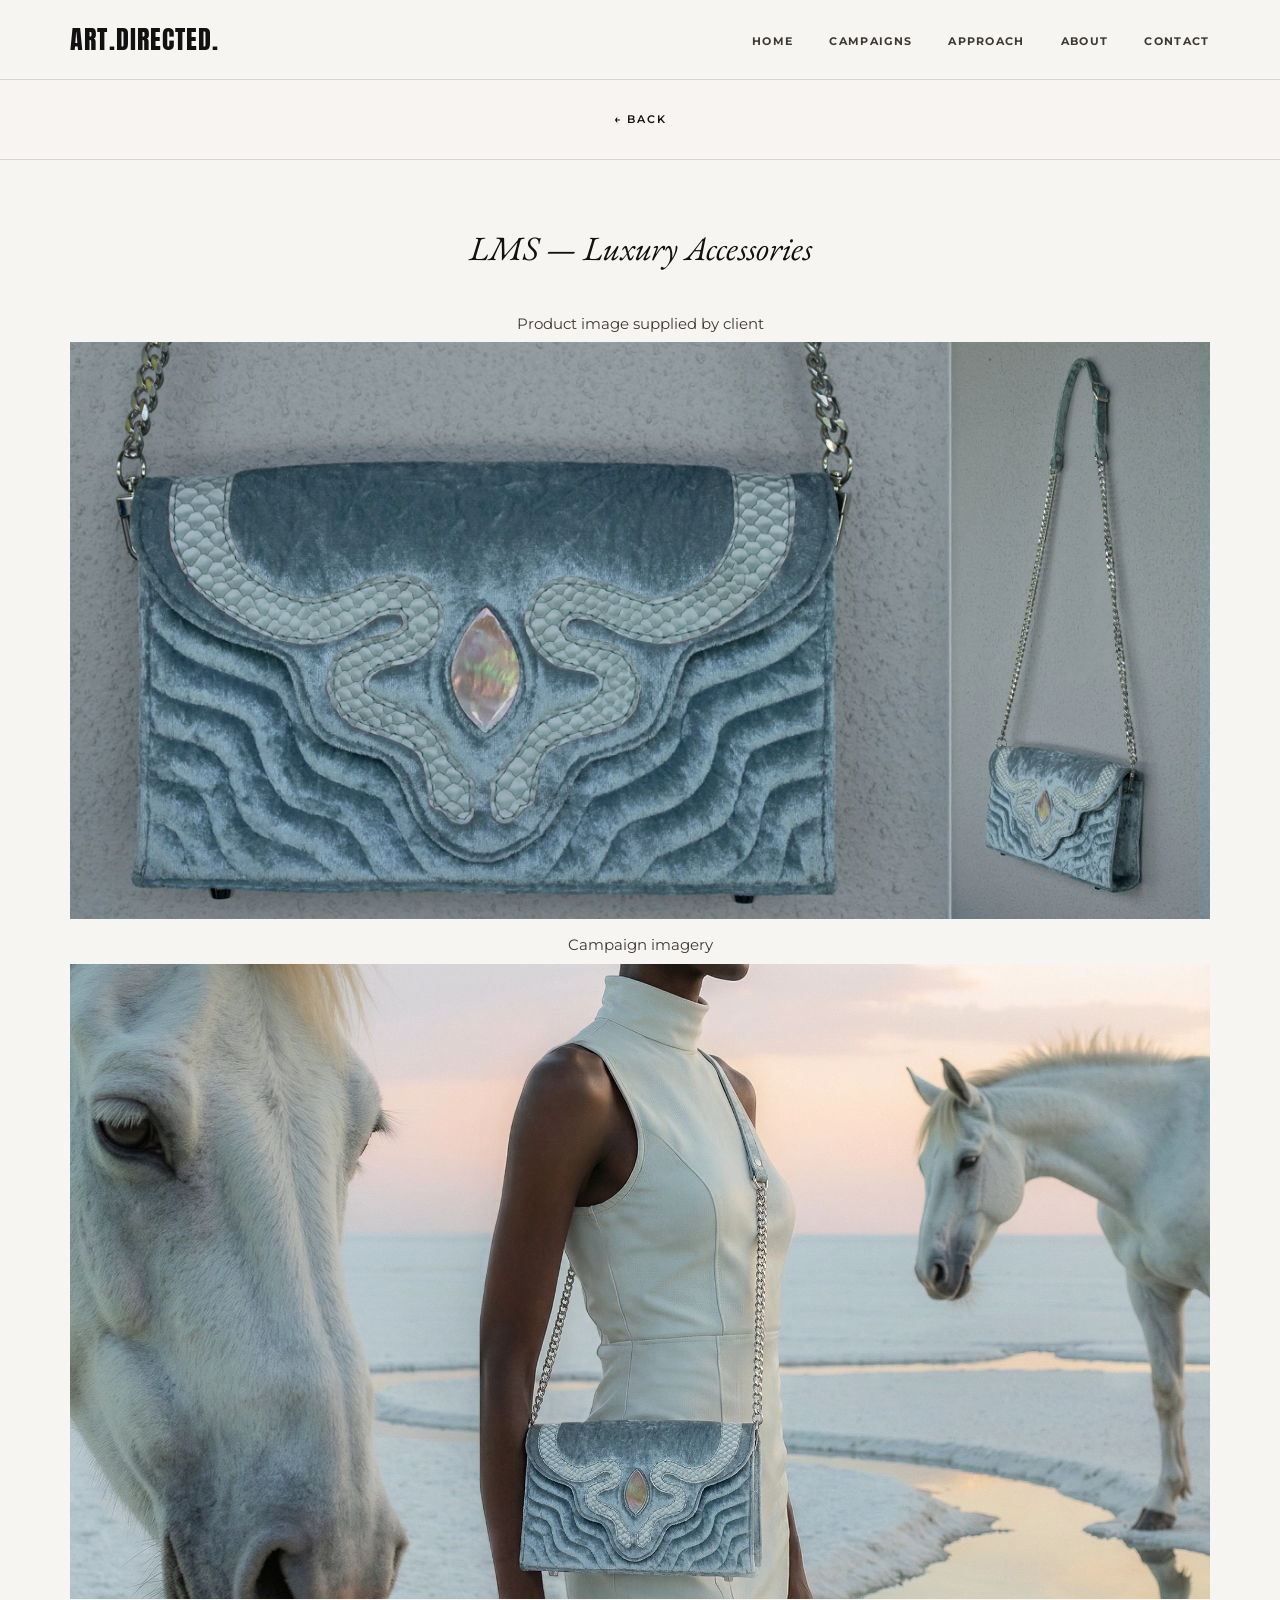
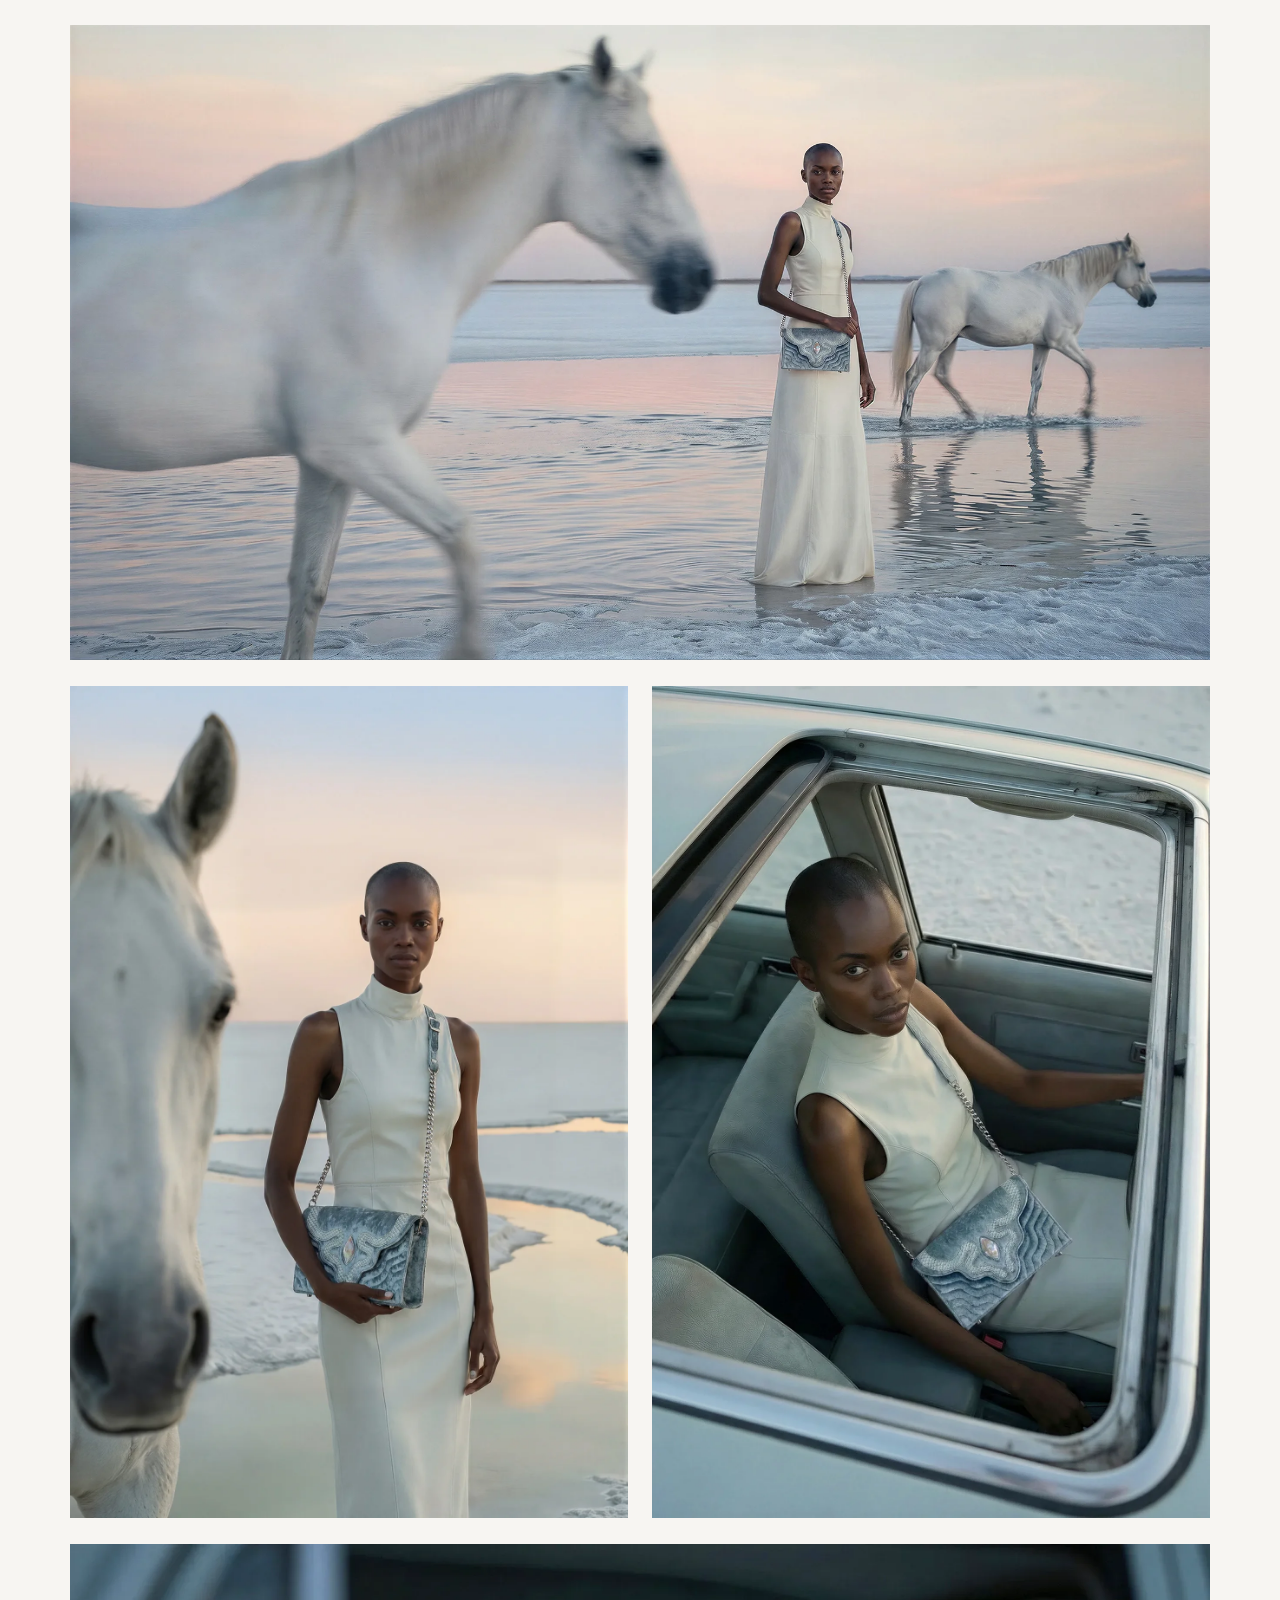
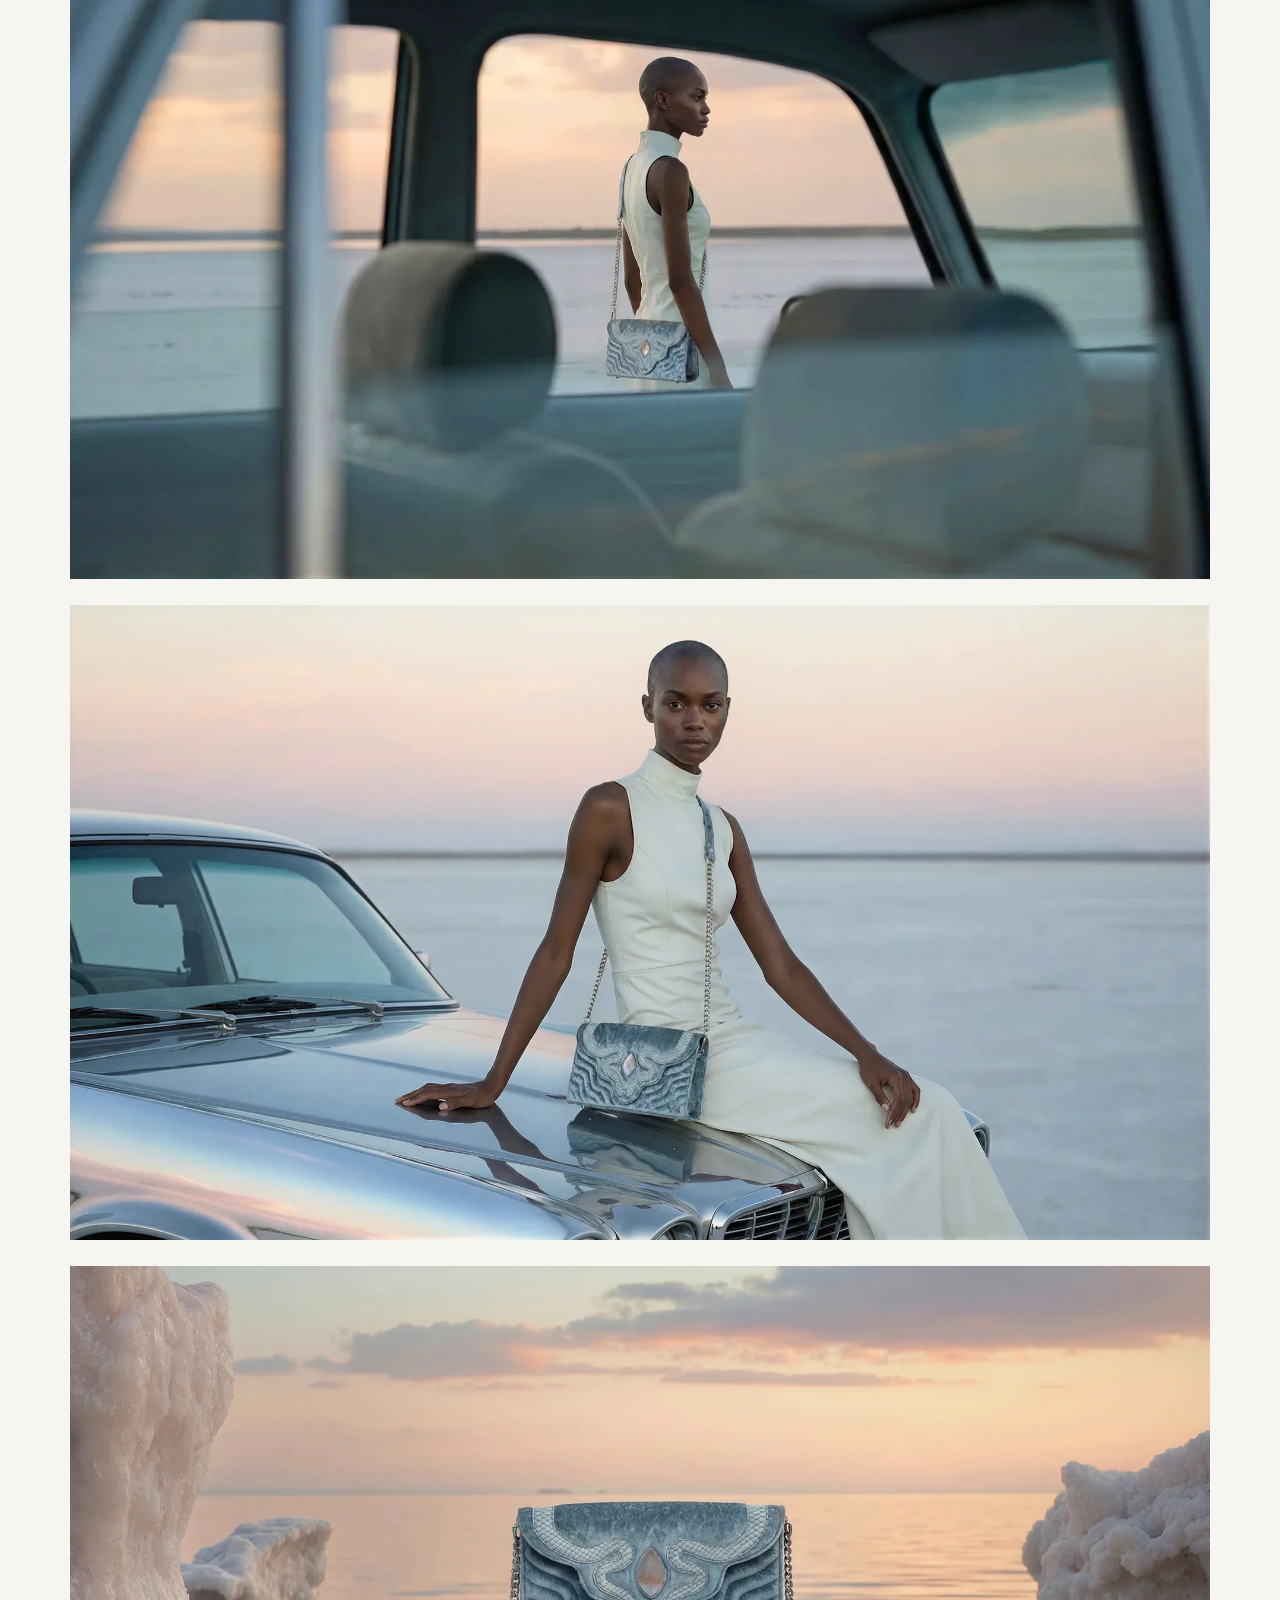
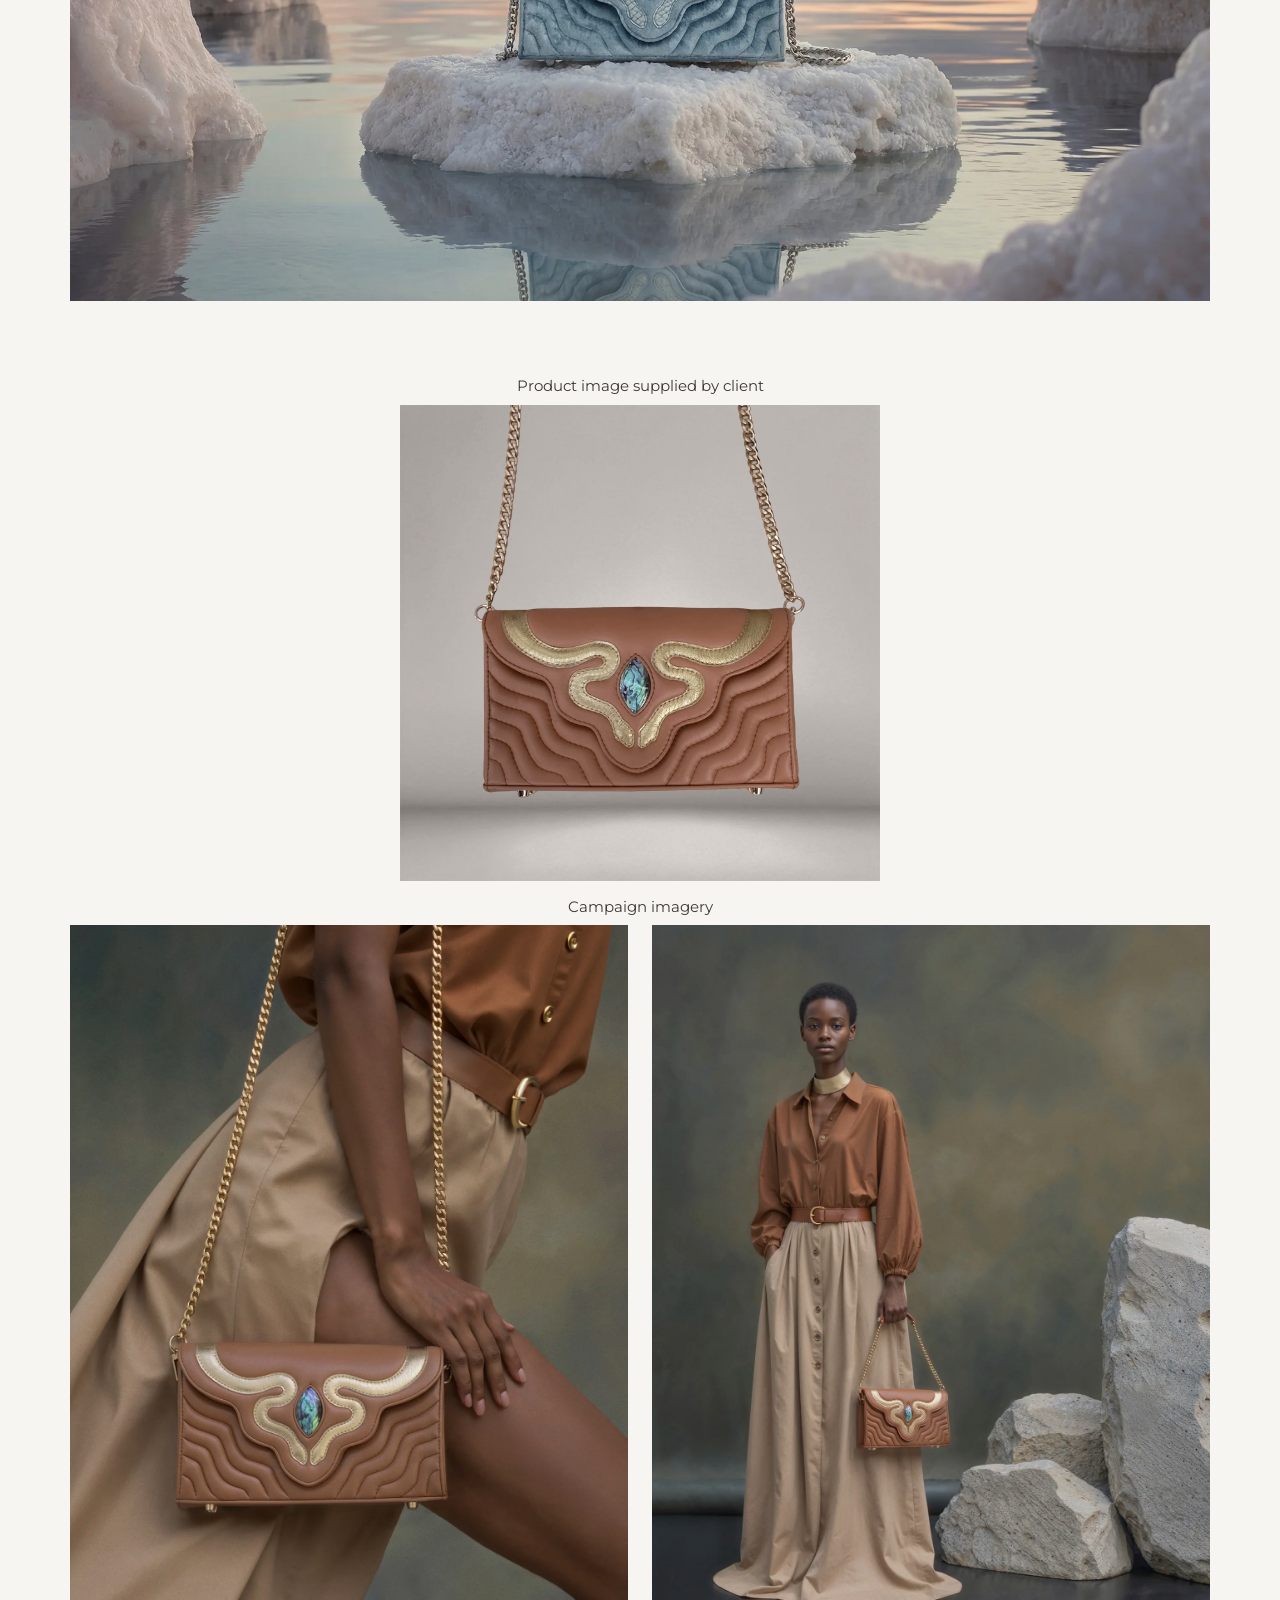
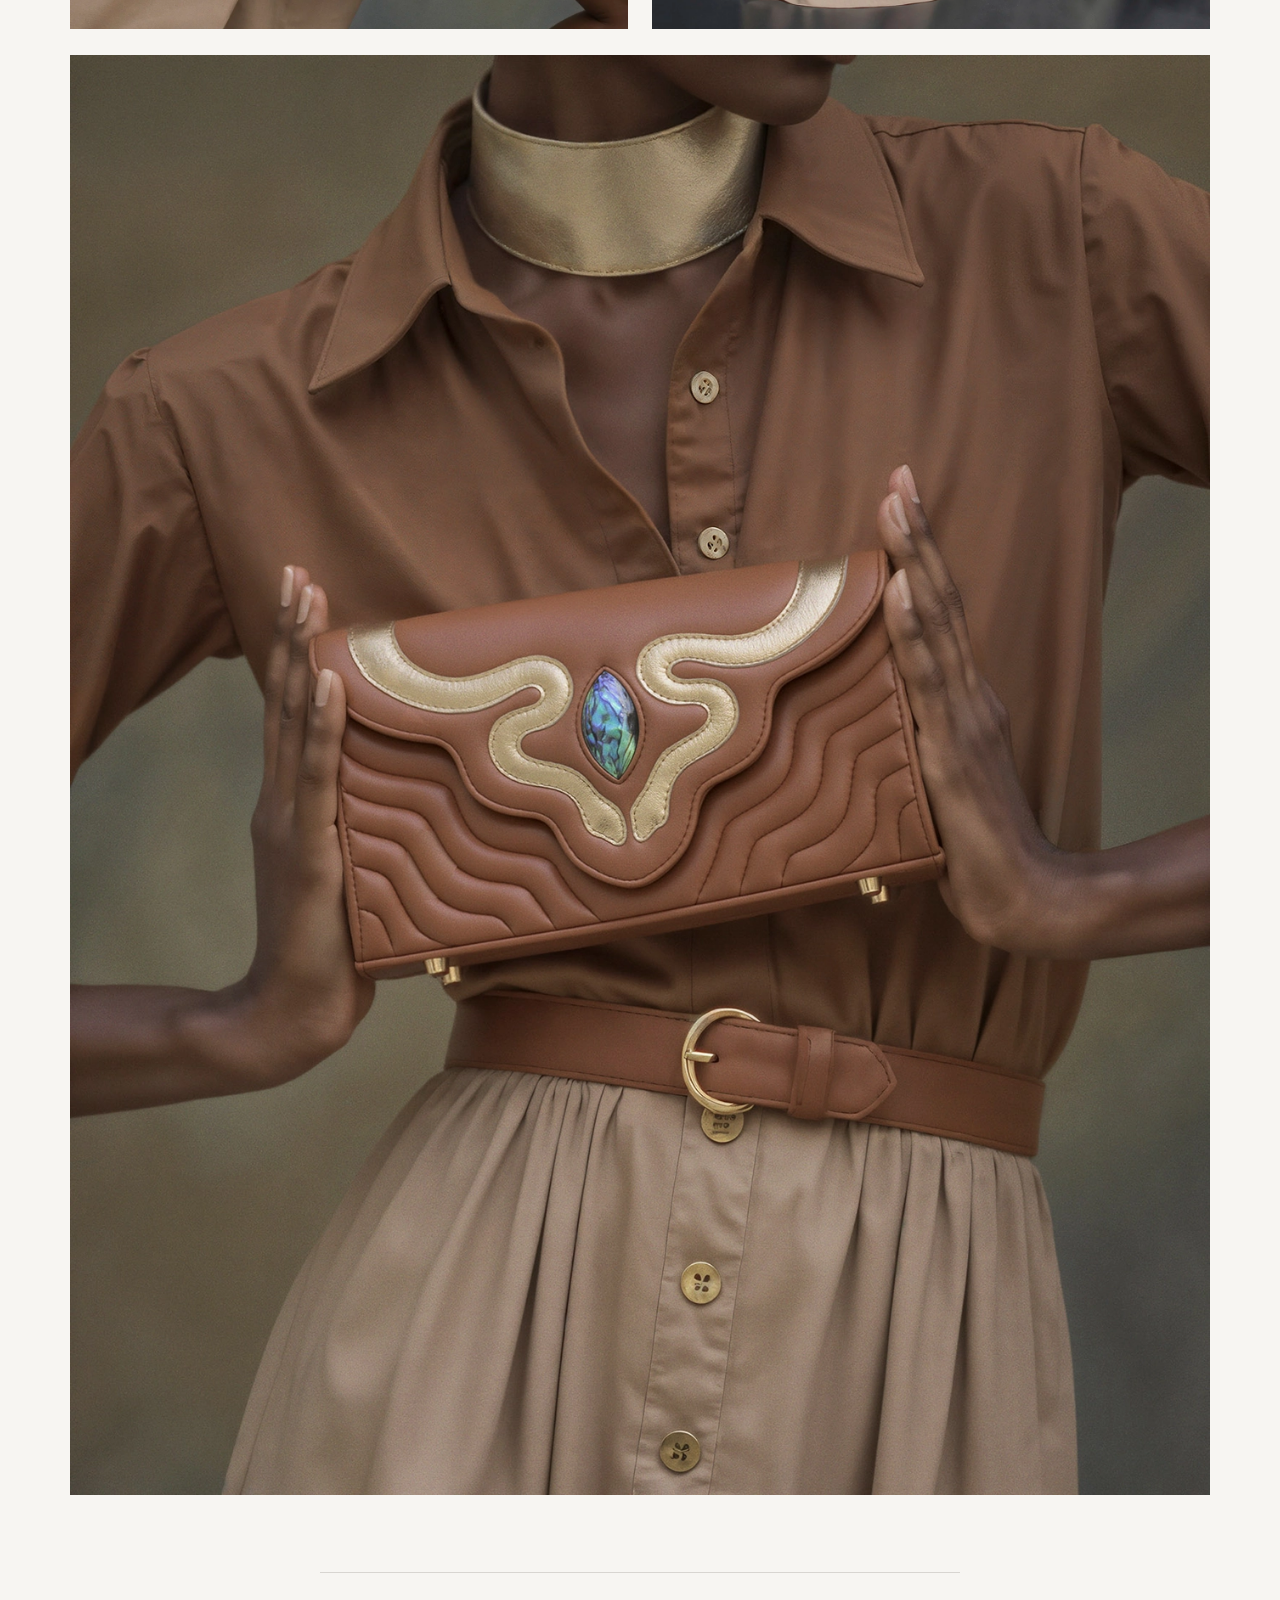
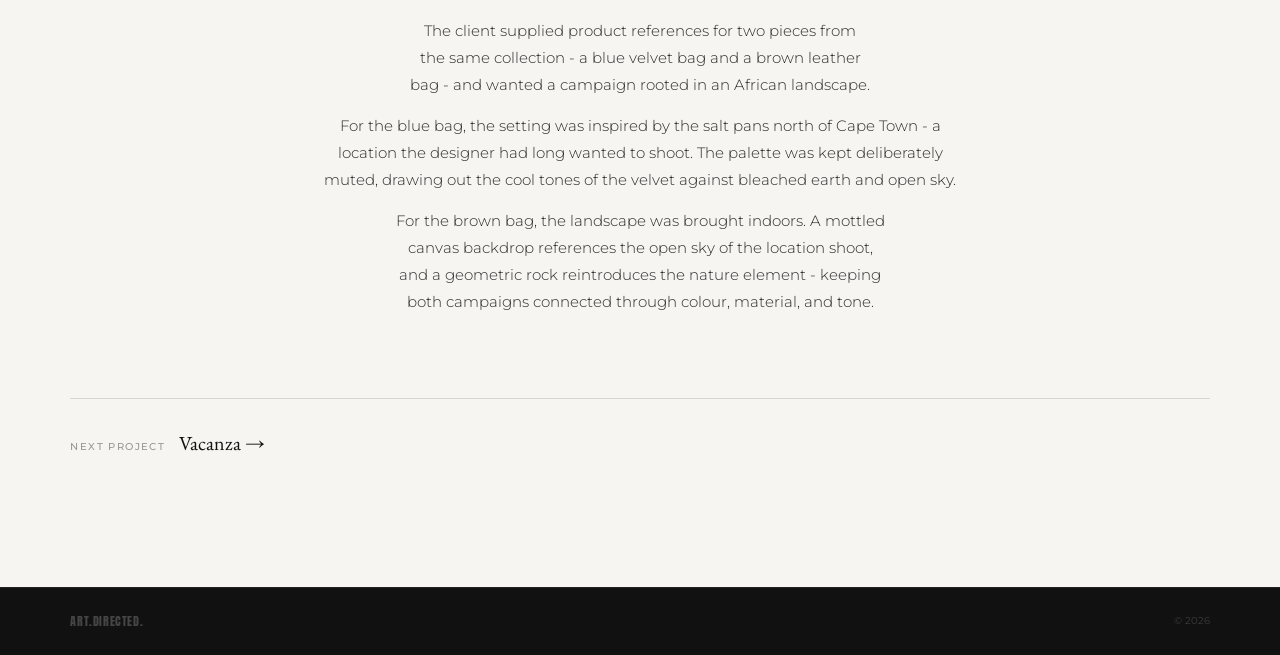
<file: lms.html>
<!DOCTYPE html>
<html lang="en">
<head>
  <meta charset="UTF-8" />
  <meta name="viewport" content="width=device-width, initial-scale=1.0, maximum-scale=1.0, user-scalable=no" />
  <title>LMS — ART.DIRECTED.</title>
  <meta name="description" content="LMS campaign by ART.DIRECTED. Luxury Accessories campaign imagery." />
  <link rel="canonical" href="https://art-directed.com/lms.html" />
  <link rel="icon" type="image/png" sizes="32x32" href="favicon-32.png" />
  <link rel="apple-touch-icon" sizes="180x180" href="apple-touch-icon.png" />
  <link rel="preconnect" href="https://fonts.googleapis.com" />
  <link rel="preconnect" href="https://fonts.gstatic.com" crossorigin />
  <link href="https://fonts.googleapis.com/css2?family=Anton&family=DM+Sans:ital,opsz,wght@0,9..40,300;0,9..40,400;0,9..40,500;1,9..40,400&family=EB+Garamond:ital,wght@0,400;1,400&family=Montserrat:wght@300;400;500&display=swap" rel="stylesheet" />
  <style>
    *, *::before, *::after { box-sizing: border-box; margin: 0; padding: 0; }
    img { display: block; max-width: 100%; height: auto; }
    a { color: inherit; text-decoration: none; }
    html { scroll-behavior: smooth; }
    button { background: none; border: none; padding: 0; cursor: pointer; font: inherit; }
    :root {
      --off-white:  #F7F5F2;
      --charcoal:   #111111;
      --warm-grey:  #9A9893;
      --rule:       #D8D5D1;
      --font-logo:  'Anton', sans-serif;
      --font-serif: 'EB Garamond', Georgia, serif;
      --font-sans:  'Montserrat', sans-serif;
      --nav-h:      80px;
      --pad:        clamp(28px, 5.5vw, 88px);
    }
    body { background: var(--off-white); color: var(--charcoal); font-family: var(--font-sans); font-size: 16px; line-height: 1.6; -webkit-font-smoothing: antialiased; }
    .nav { position: fixed; top: 0; left: 0; right: 0; z-index: 300; height: var(--nav-h); display: flex; align-items: center; justify-content: space-between; padding: 0 var(--pad); background: var(--off-white); border-bottom: 1px solid var(--rule); }
    .nav__logo { font-family: var(--font-logo); font-size: 26px; letter-spacing: 0.04em; color: var(--charcoal); transition: opacity 200ms ease; }
    .nav__logo:hover { opacity: 0.4; }
    .nav__links { display: flex; align-items: center; gap: 36px; list-style: none; }
    .nav__link { font-family: var(--font-sans); font-size: 11px; font-weight: 700; text-transform: uppercase; letter-spacing: 0.12em; color: #3D3935; transition: opacity 200ms ease; }
    .nav__link:hover { opacity: 0.38; }
    .back-bar { margin-top: var(--nav-h); height: var(--nav-h); display: flex; align-items: center; justify-content: center; padding: 0 var(--pad); border-bottom: 1px solid var(--rule); background: rgba(247,245,242,0.95); }
    .back-bar__link { display: flex; align-items: center; gap: 10px; font-family: var(--font-sans); font-size: 11px; font-weight: 600; text-transform: uppercase; letter-spacing: 0.16em; color: var(--charcoal); transition: opacity 200ms ease; }
    .back-bar__link:hover { opacity: 0.4; }
    .campaign-content { padding: clamp(44px, 5.5vw, 80px) var(--pad) clamp(80px, 10vw, 128px); max-width: 1400px; margin: 0 auto; }
    .overlay__header { margin-bottom: clamp(32px, 4vw, 48px); text-align: center; }
    .overlay__title { font-family: var(--font-serif); font-weight: 400; font-size: clamp(24px, 2.8vw, 34px); font-style: italic; color: var(--charcoal); line-height: 1.1; margin-bottom: 10px; }
    .overlay__subtitle { font-family: var(--font-sans); font-size: 11px; font-weight: 500; text-transform: uppercase; letter-spacing: 0.13em; color: var(--warm-grey); }
    .overlay__row-label {
      font-family: var(--font-sans);
      font-weight: 400;
      font-size: clamp(14px, 1.5vw, 15px);
      color: #3D3935;
      line-height: 1.1;
      margin-bottom: 10px;
      margin-top: 18px;
      text-align: center;
      padding-left: 0;
    }
    .overlay__product-row { display: grid; gap: 12px; margin-left: auto; margin-right: auto; margin-bottom: 14px; }
    .overlay__product-row--1 { grid-template-columns: 1fr; max-width: 480px; }
    .overlay__product-cell { background: #ebe8e3; }
    .overlay__product-cell img { width: 100%; height: auto; display: block; }
    .overlay__images { display: flex; flex-direction: column; gap: clamp(18px, 2vw, 28px); margin-bottom: clamp(48px, 6vw, 88px); }
    .overlay__image { width: 100%; overflow: hidden; background: #d8d4ce; }
    .overlay__image img { width: 100%; height: auto; display: block; }
    .overlay__image-pair { display: grid; grid-template-columns: 1fr 1fr; gap: clamp(14px, 2vw, 24px); }
    .overlay__subsection { margin-top: clamp(40px, 5vw, 64px); }
    .overlay__subsection-title { font-family: var(--font-serif); font-style: italic; font-size: clamp(18px, 2.2vw, 26px); color: var(--charcoal); margin-bottom: 20px; }
    .overlay__footer-text { font-family: var(--font-sans); font-size: 15px; font-weight: 300; line-height: 1.8; color: #2a2a2a; max-width: 640px; margin-left: auto; margin-right: auto; text-align: center; text-wrap: balance; padding-top: clamp(28px, 3.5vw, 44px); border-top: 1px solid var(--rule); margin-bottom: clamp(52px, 6.5vw, 88px); }
    .overlay__footer-text p + p { margin-top: 14px; }
    .overlay__next-row { display: flex; align-items: baseline; gap: 14px; padding-top: 28px; border-top: 1px solid var(--rule); }
    .overlay__next-label { font-family: var(--font-sans); font-size: 10px; font-weight: 500; text-transform: uppercase; letter-spacing: 0.14em; color: var(--warm-grey); }
    .overlay__next-link { font-family: var(--font-serif); font-size: 20px; color: var(--charcoal); transition: opacity 200ms ease; }
    .overlay__next-link:hover { opacity: 0.4; }
    .footer { background: var(--charcoal); border-top: 1px solid rgba(255,255,255,0.07); padding: 24px var(--pad); display: flex; align-items: center; justify-content: space-between; }
    .footer__brand { font-family: var(--font-logo); font-size: 12px; letter-spacing: 0.05em; color: rgba(255,255,255,0.22); }
    .footer__copy { font-family: var(--font-sans); font-size: 10px; color: rgba(255,255,255,0.18); }
    @media (max-width: 768px) {
      .nav__logo { font-size: 12px; padding-left: 8px; }
      .nav__links { gap: 8px; }
      .nav__link { font-size: 9px; letter-spacing: 0.04em; }
      .nav__links li:first-child { display: none; }
    }
  </style>
</head>
<body>
  <nav class="nav">
    <a href="index.html" class="nav__logo">ART.DIRECTED.</a>
    <ul class="nav__links">
      <li><a class="nav__link" href="index.html">Home</a></li>
      <li><a class="nav__link" href="index.html#work">Campaigns</a></li>
      <li><a class="nav__link" href="index.html#approach">Approach</a></li>
      <li><a class="nav__link" href="index.html#about">About</a></li>
      <li><a class="nav__link" href="index.html#contact">Contact</a></li>
    </ul>
  </nav>
  <div class="back-bar">
    <a href="index.html" class="back-bar__link">← Back</a>
  </div>
  <div class="campaign-content">
    <div class="overlay__header">
      <h1 class="overlay__title">LMS — Luxury Accessories</h1>
    </div>
    <p class="overlay__row-label">Product image supplied by client</p>
    <div class="overlay__image"><img src="images/lms/product.webp" alt="LMS blue velvet bag, supplied reference product" /></div>
    <p class="overlay__row-label">Campaign imagery</p>
    <div class="overlay__images">
      <div class="overlay__image"><img src="images/lms/LMS_1.webp" alt="LMS campaign visual, blue bag on salt pan landscape" fetchpriority="high" /></div>
      <div class="overlay__image"><img src="images/lms/LMS_2.webp" alt="LMS campaign visual, blue bag with open sky" loading="lazy" width="1280" height="720" /></div>
      <div class="overlay__image-pair">
        <div class="overlay__image"><img src="images/lms/LMS_3.webp" alt="LMS campaign visual, blue bag" loading="lazy" width="720" height="1280" /></div>
        <div class="overlay__image"><img src="images/lms/LMS_4.webp" alt="LMS campaign visual, blue bag" loading="lazy" width="720" height="1280" /></div>
      </div>
      <div class="overlay__image"><img src="images/lms/LMS_5.webp" alt="LMS campaign visual, blue bag close-up" loading="lazy" width="1280" height="720" /></div>
      <div class="overlay__image"><img src="images/lms/LMS_6.webp" alt="LMS campaign visual, blue bag" loading="lazy" width="1280" height="720" /></div>
      <div class="overlay__image"><img src="images/lms/LMS_7.webp" alt="LMS campaign visual, blue bag with shadow" loading="lazy" width="1280" height="720" /></div>
      <!-- Inserted images per user instructions -->
      <!-- Removed duplicate LMS_7.webp image -->
    </div>
    <p class="overlay__row-label">Product image supplied by client</p>
    <div class="overlay__product-row overlay__product-row--1">
      <div class="overlay__product-cell"><img src="images/lms/product_2.webp" alt="LMS brown leather bag, supplied reference product" loading="lazy" width="720" height="1280" /></div>
    </div>
    <p class="overlay__row-label">Campaign imagery</p>
    <div class="overlay__images">
      <div class="overlay__image-pair">
        <div class="overlay__image"><img src="images/lms/LMS_8.webp" alt="LMS campaign visual, brown bag on geometric rock" loading="lazy" width="720" height="1280" /></div>
        <div class="overlay__image"><img src="images/lms/LMS_9.webp" alt="LMS campaign visual, brown bag with canvas backdrop" loading="lazy" width="720" height="1280" /></div>
      </div>
      <div class="overlay__image"><img src="images/lms/LMS_10.webp" alt="LMS campaign visual, blue and brown bags together" loading="lazy" width="1280" height="720" /></div>
    </div>
    <!-- LMS copy pending -->
    <div class="overlay__footer-text">
      <p>The client supplied product references for two pieces from the same collection - a blue velvet bag and a brown leather bag - and wanted a campaign rooted in an African landscape.</p>
      <p>For the blue bag, the setting was inspired by the salt pans north of Cape Town - a location the designer had long wanted to shoot. The palette was kept deliberately muted, drawing out the cool tones of the velvet against bleached earth and open sky.</p>
      <p>For the brown bag, the landscape was brought indoors. A mottled canvas backdrop references the open sky of the location shoot, and a geometric rock reintroduces the nature element - keeping both campaigns connected through colour, material, and tone.</p>
    </div>
    <div class="overlay__next-row">
      <span class="overlay__next-label">Next Project</span>
        <a class="overlay__next-link" href="vacanza.html">Vacanza →</a>
    </div>
  </div>
  <footer class="footer">
    <span class="footer__brand">ART.DIRECTED.</span>
    <span class="footer__copy">© 2026</span>
  </footer>
</body>
</html>
</file>
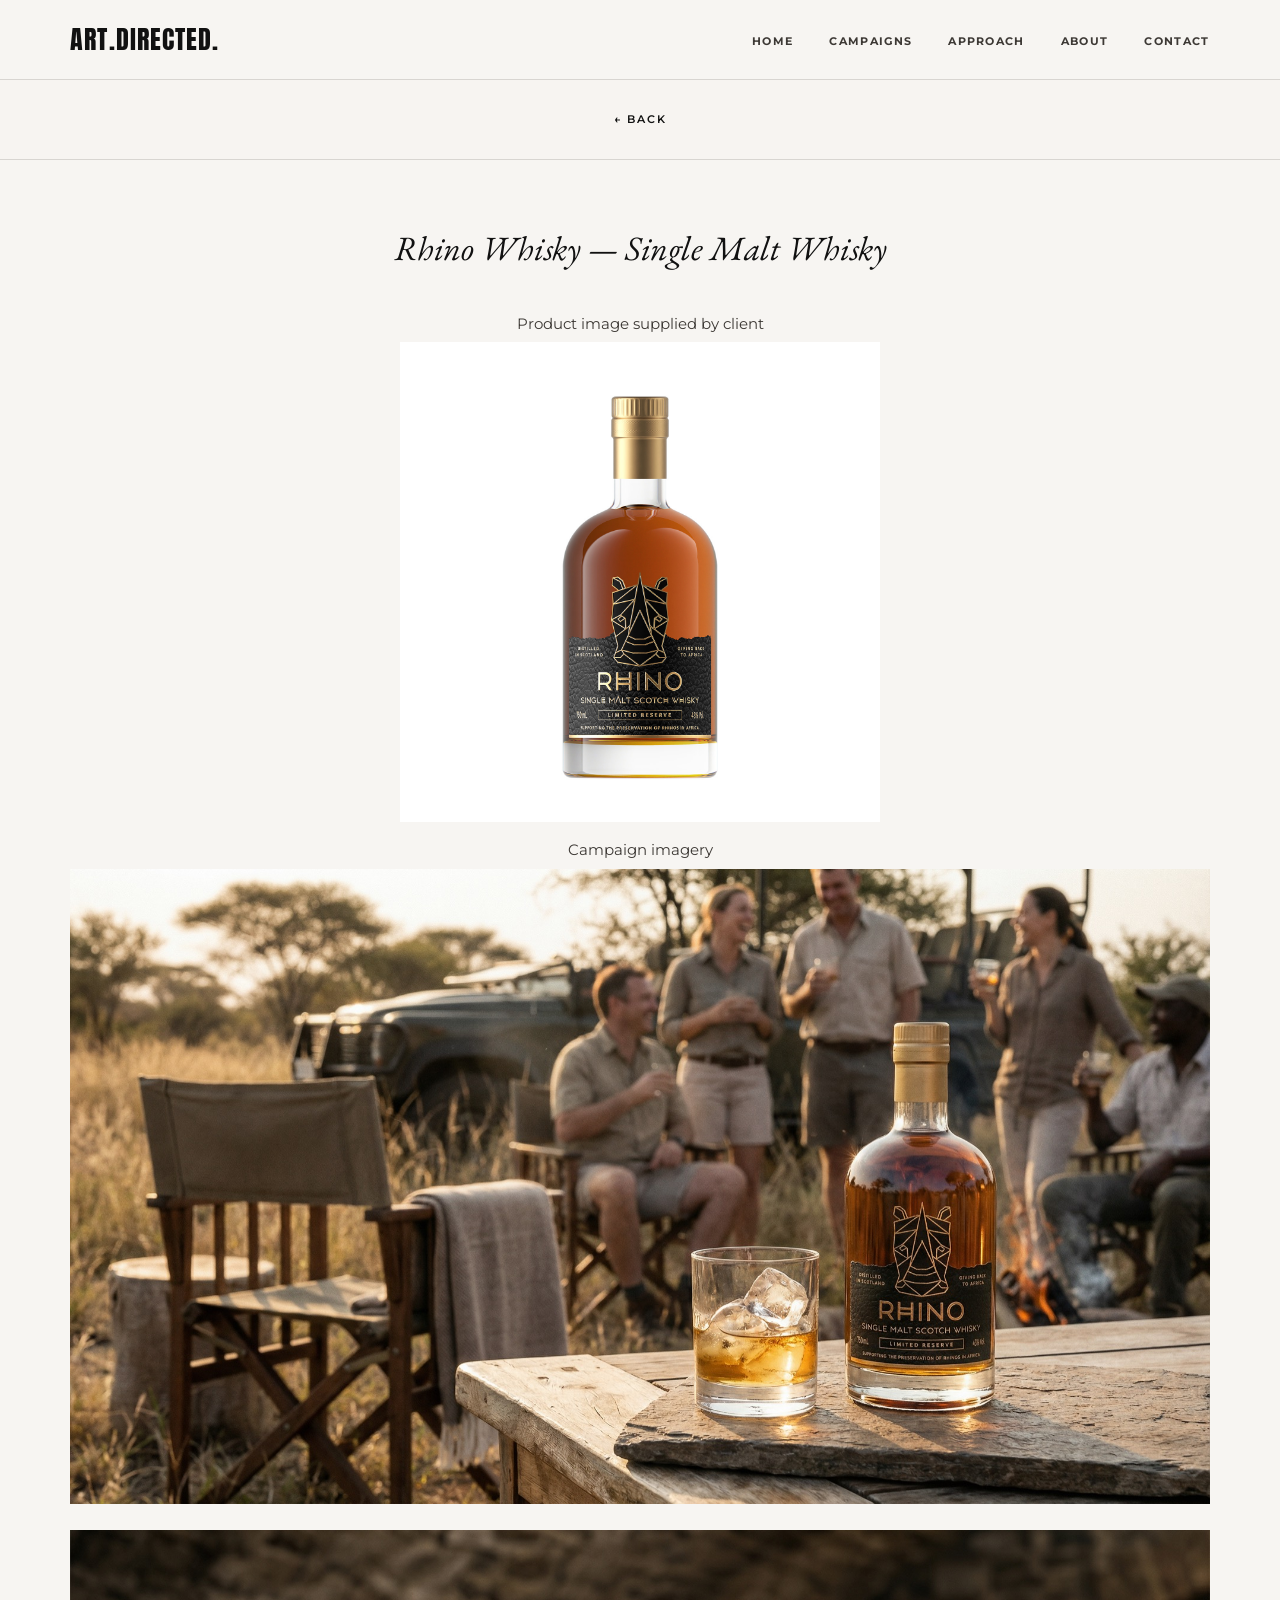
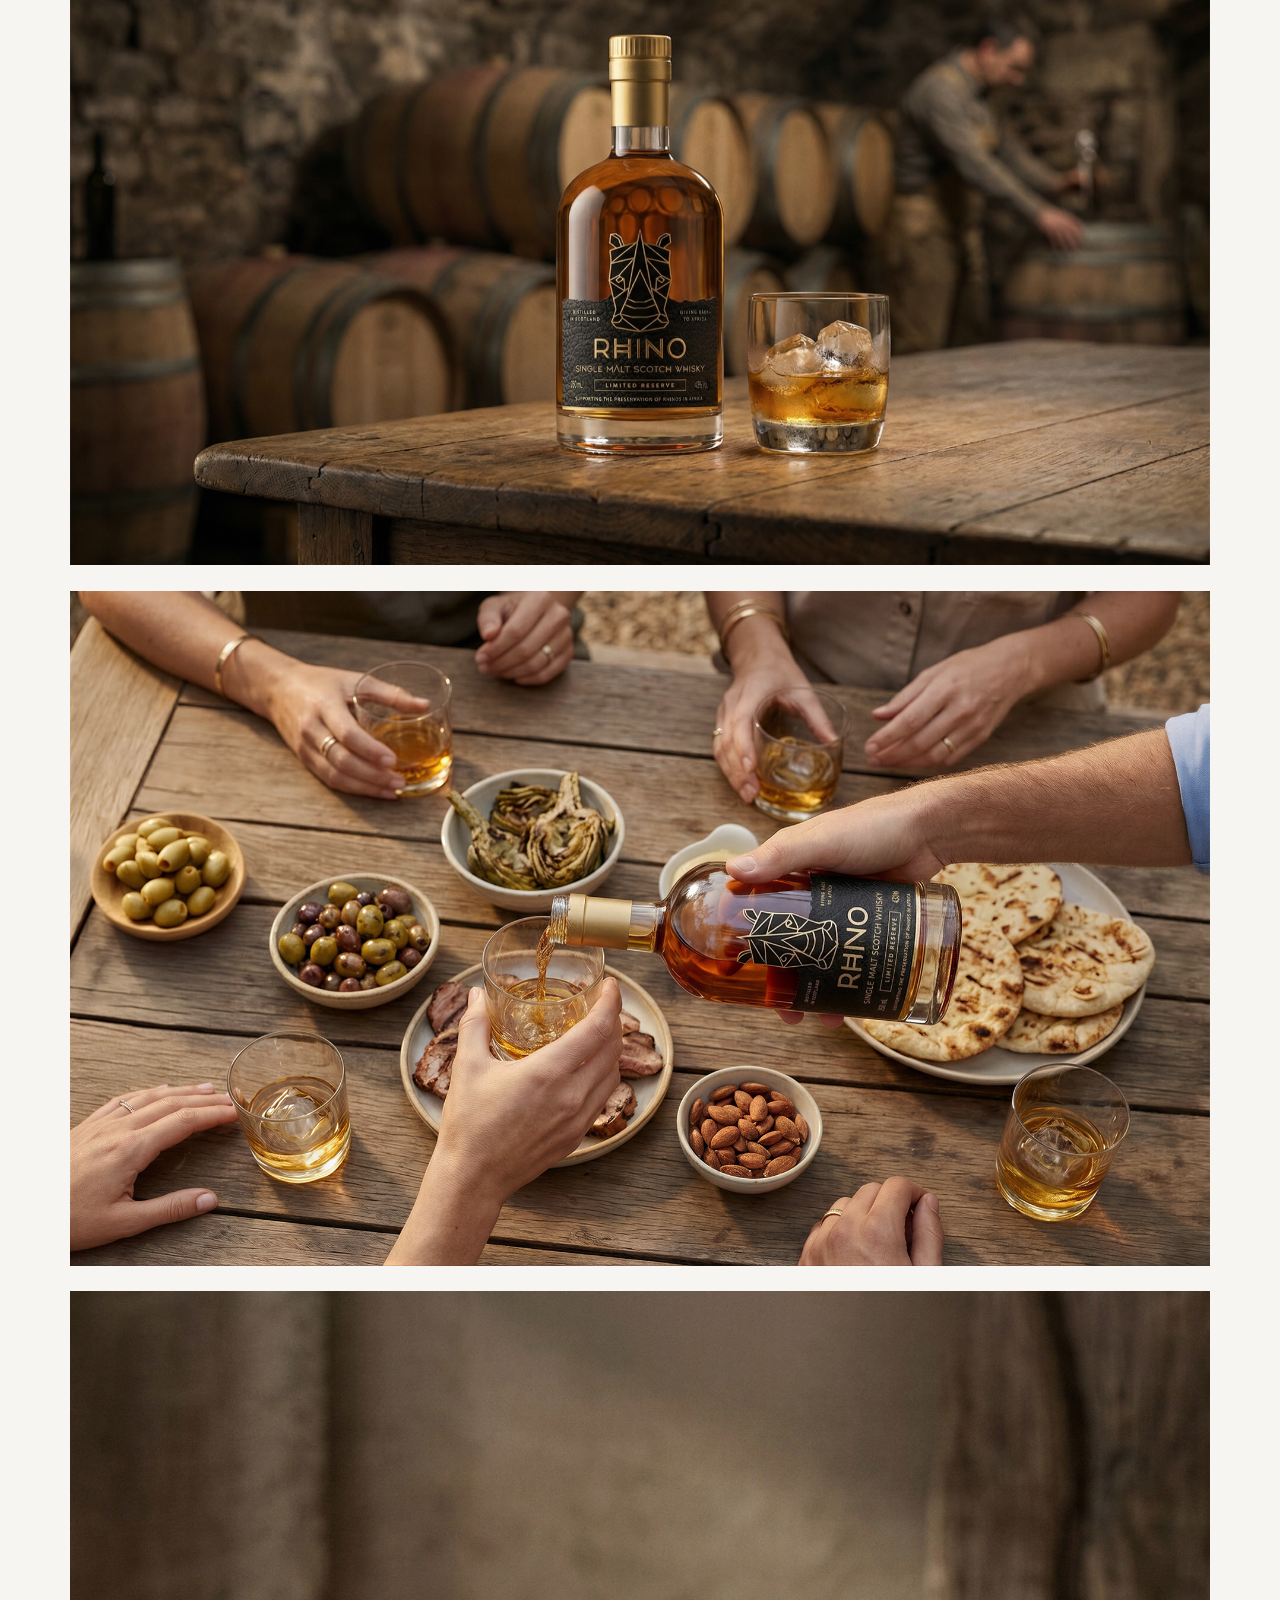
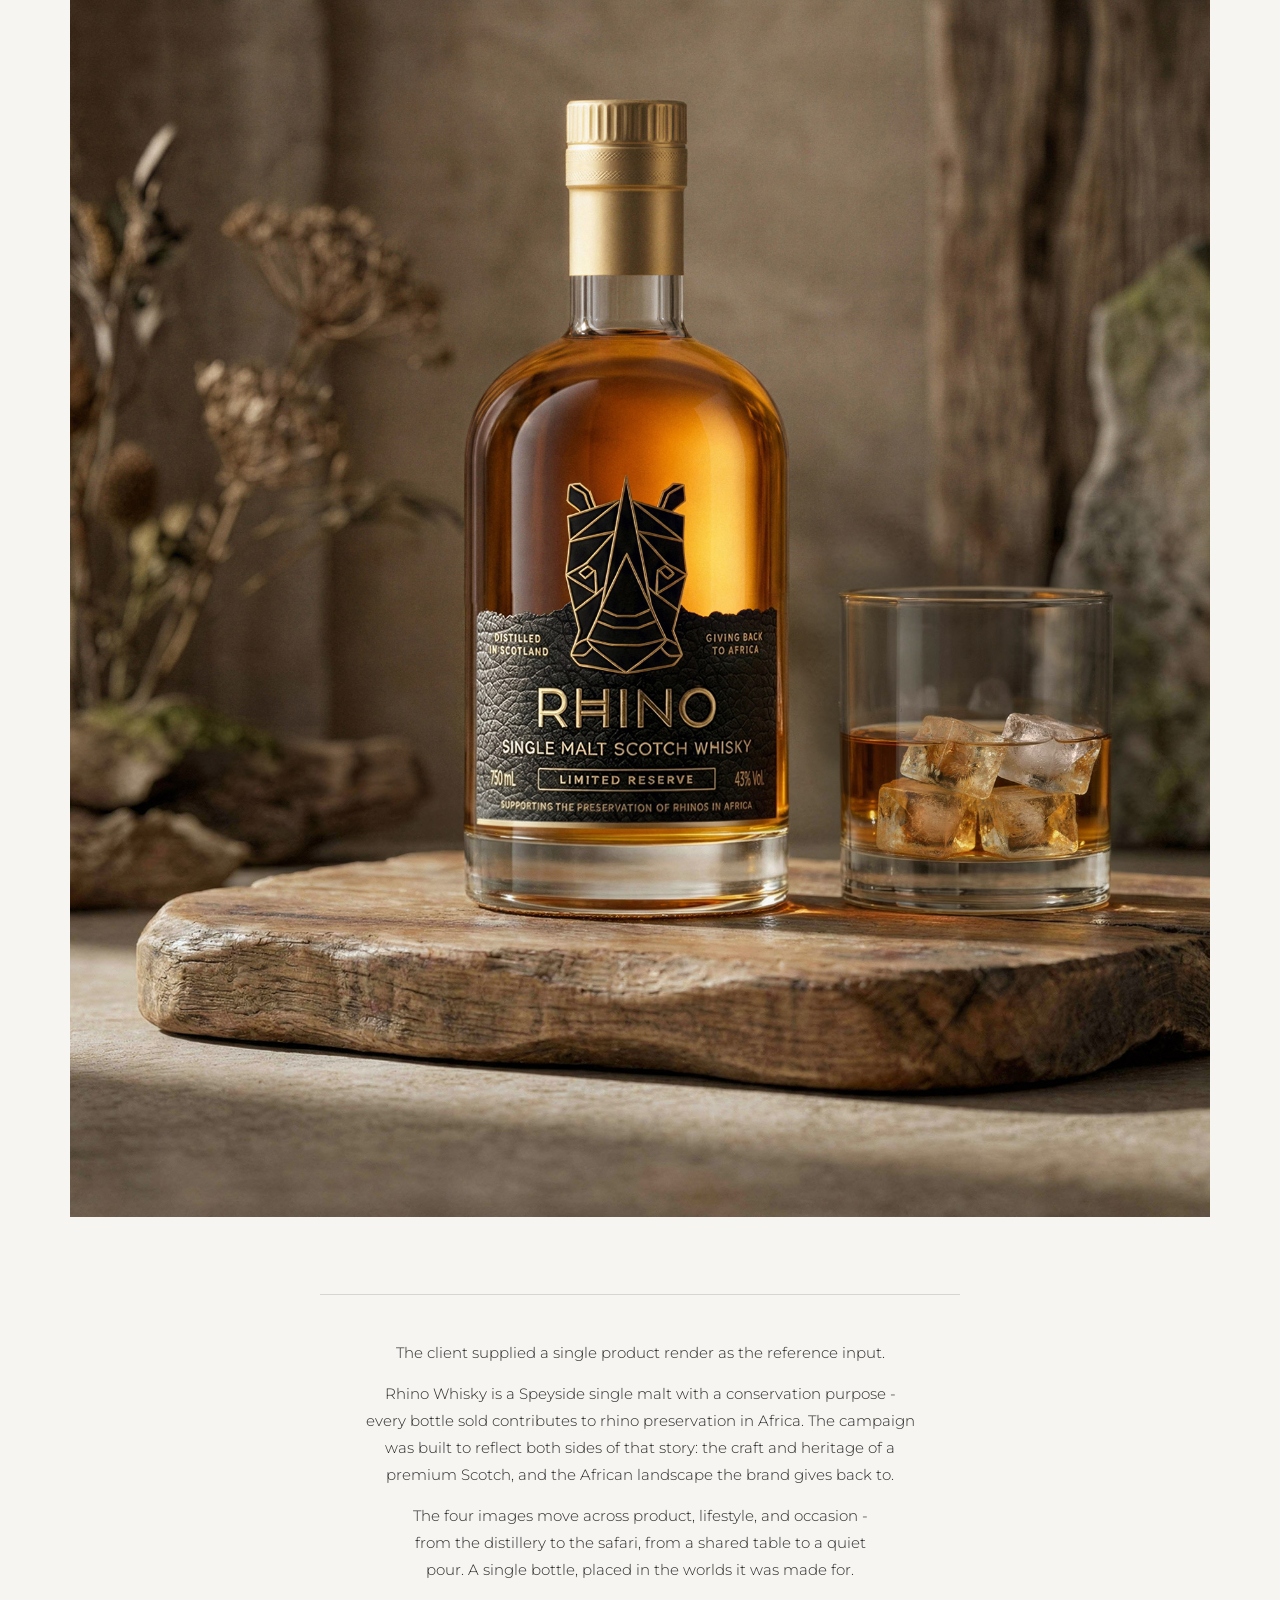
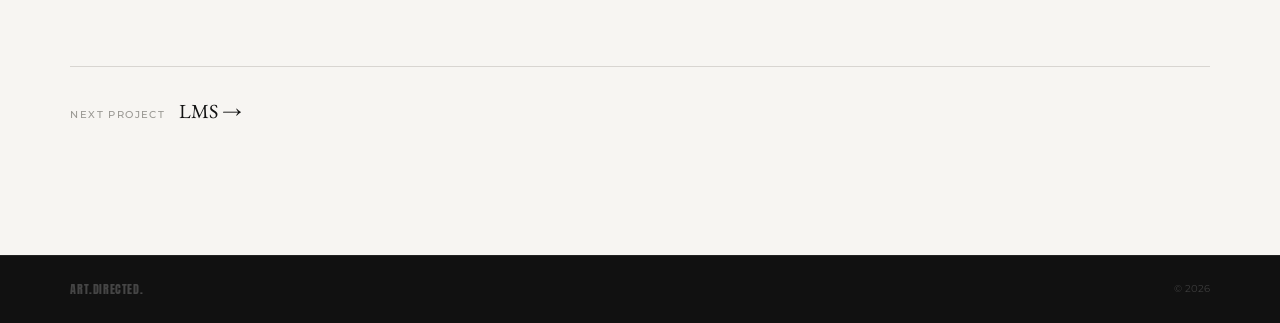
<file: rhino.html>
<!DOCTYPE html>
<html lang="en">
<head>
  <meta charset="UTF-8" />
  <meta name="viewport" content="width=device-width, initial-scale=1.0, maximum-scale=1.0, user-scalable=no" />
  <title>Rhino Whisky — ART.DIRECTED.</title>
  <meta name="description" content="Rhino Whisky campaign imagery created by ART.DIRECTED. AI-powered luxury spirits photography with atmospheric environments." />
  <link rel="canonical" href="https://art-directed.com/rhino.html" />
  <link rel="icon" type="image/png" sizes="32x32" href="favicon-32.png" />
  <link rel="apple-touch-icon" sizes="180x180" href="apple-touch-icon.png" />
  <link rel="preconnect" href="https://fonts.googleapis.com" />
  <link rel="preconnect" href="https://fonts.gstatic.com" crossorigin />
  <link href="https://fonts.googleapis.com/css2?family=Anton&family=DM+Sans:ital,opsz,wght@0,9..40,300;0,9..40,400;0,9..40,500;1,9..40,400&family=EB+Garamond:ital,wght@0,400;1,400&family=Montserrat:wght@300;400;500&display=swap" rel="stylesheet" />
  <style>
    *, *::before, *::after { box-sizing: border-box; margin: 0; padding: 0; }
    img { display: block; max-width: 100%; height: auto; }
    a { color: inherit; text-decoration: none; }
    html { scroll-behavior: smooth; }
    button { background: none; border: none; padding: 0; cursor: pointer; font: inherit; }
    :root {
      --off-white:  #F7F5F2;
      --charcoal:   #111111;
      --warm-grey:  #9A9893;
      --rule:       #D8D5D1;
      --font-logo:  'Anton', sans-serif;
      --font-serif: 'EB Garamond', Georgia, serif;
      --font-sans:  'Montserrat', sans-serif;
      --nav-h:      80px;
      --pad:        clamp(28px, 5.5vw, 88px);
    }
    body { background: var(--off-white); color: var(--charcoal); font-family: var(--font-sans); font-size: 16px; line-height: 1.6; -webkit-font-smoothing: antialiased; }
    .nav { position: fixed; top: 0; left: 0; right: 0; z-index: 300; height: var(--nav-h); display: flex; align-items: center; justify-content: space-between; padding: 0 var(--pad); background: var(--off-white); border-bottom: 1px solid var(--rule); }
    .nav__logo { font-family: var(--font-logo); font-size: 26px; letter-spacing: 0.04em; color: var(--charcoal); transition: opacity 200ms ease; }
    .nav__logo:hover { opacity: 0.4; }
    .nav__links { display: flex; align-items: center; gap: 36px; list-style: none; }
    .nav__link { font-family: var(--font-sans); font-size: 11px; font-weight: 700; text-transform: uppercase; letter-spacing: 0.12em; color: #3D3935; transition: opacity 200ms ease; }
    .nav__link:hover { opacity: 0.38; }
    .back-bar { margin-top: var(--nav-h); height: var(--nav-h); display: flex; align-items: center; justify-content: center; padding: 0 var(--pad); border-bottom: 1px solid var(--rule); background: rgba(247,245,242,0.95); }
    .back-bar__link { display: flex; align-items: center; gap: 10px; font-family: var(--font-sans); font-size: 11px; font-weight: 600; text-transform: uppercase; letter-spacing: 0.16em; color: var(--charcoal); transition: opacity 200ms ease; }
    .back-bar__link:hover { opacity: 0.4; }
    .campaign-content { padding: clamp(44px, 5.5vw, 80px) var(--pad) clamp(80px, 10vw, 128px); max-width: 1400px; margin: 0 auto; }
    .overlay__header { margin-bottom: clamp(32px, 4vw, 48px); text-align: center; }
    .overlay__title { font-family: var(--font-serif); font-weight: 400; font-size: clamp(24px, 2.8vw, 34px); font-style: italic; color: var(--charcoal); line-height: 1.1; margin-bottom: 10px; }
    .overlay__subtitle { font-family: var(--font-sans); font-size: 11px; font-weight: 500; text-transform: uppercase; letter-spacing: 0.13em; color: var(--warm-grey); }
    .overlay__row-label {
      font-family: var(--font-sans);
      font-weight: 400;
      font-size: clamp(14px, 1.5vw, 15px);
      color: #3D3935;
      line-height: 1.1;
      margin-bottom: 10px;
      margin-top: 18px;
      text-align: center;
      padding-left: 0;
    }
    .overlay__product-row { display: grid; gap: clamp(10px, 1.5vw, 18px); margin-left: auto; margin-right: auto; margin-bottom: clamp(12px, 2vw, 20px); }
    .overlay__product-row--1 { grid-template-columns: 1fr; max-width: 480px; }
    .overlay__product-cell { background: #ebe8e3; }
    .overlay__product-cell img { width: 100%; height: auto; display: block; }
    .overlay__images { display: flex; flex-direction: column; gap: clamp(18px, 2vw, 28px); margin-bottom: clamp(48px, 6vw, 88px); }
    .overlay__image { width: 100%; overflow: hidden; background: #d8d4ce; }
    .overlay__image img { width: 100%; height: auto; display: block; }
    .overlay__image-pair { display: grid; grid-template-columns: 1fr 1fr; gap: clamp(14px, 2vw, 24px); }
    .overlay__footer-text { font-family: var(--font-sans); font-size: 15px; font-weight: 300; line-height: 1.8; color: #2a2a2a; max-width: 640px; margin-left: auto; margin-right: auto; text-align: center; text-wrap: balance; padding-top: clamp(28px, 3.5vw, 44px); border-top: 1px solid var(--rule); margin-bottom: clamp(52px, 6.5vw, 88px); }
    .overlay__footer-text p + p { margin-top: 14px; }
    .overlay__next-row { display: flex; align-items: baseline; gap: 14px; padding-top: 28px; border-top: 1px solid var(--rule); }
    .overlay__next-label { font-family: var(--font-sans); font-size: 10px; font-weight: 500; text-transform: uppercase; letter-spacing: 0.14em; color: var(--warm-grey); }
    .overlay__next-link { font-family: var(--font-serif); font-size: 20px; color: var(--charcoal); transition: opacity 200ms ease; }
    .overlay__next-link:hover { opacity: 0.4; }
    .footer { background: var(--charcoal); border-top: 1px solid rgba(255,255,255,0.07); padding: 24px var(--pad); display: flex; align-items: center; justify-content: space-between; }
    .footer__brand { font-family: var(--font-logo); font-size: 12px; letter-spacing: 0.05em; color: rgba(255,255,255,0.22); }
    .footer__copy { font-family: var(--font-sans); font-size: 10px; color: rgba(255,255,255,0.18); }
    @media (max-width: 768px) {
      .nav__logo { font-size: 12px; padding-left: 8px; }
      .nav__links { gap: 8px; }
      .nav__link { font-size: 9px; letter-spacing: 0.04em; }
      .nav__links li:first-child { display: none; }
    }
  </style>
</head>
<body>
  <nav class="nav">
    <a href="index.html" class="nav__logo">ART.DIRECTED.</a>
    <ul class="nav__links">
      <li><a class="nav__link" href="index.html">Home</a></li>
      <li><a class="nav__link" href="index.html#work">Campaigns</a></li>
      <li><a class="nav__link" href="index.html#approach">Approach</a></li>
      <li><a class="nav__link" href="index.html#about">About</a></li>
      <li><a class="nav__link" href="index.html#contact">Contact</a></li>
    </ul>
  </nav>
  <div class="back-bar">
    <a href="index.html" class="back-bar__link">← Back</a>
  </div>
  <div class="campaign-content">
    <div class="overlay__header">
      <h1 class="overlay__title">Rhino Whisky — Single Malt Whisky</h1>
    </div>
    <p class="overlay__row-label">Product image supplied by client</p>
    <div class="overlay__product-row overlay__product-row--1">
      <div class="overlay__product-cell">
        <img src="images/rhino/product-ref.jpg" alt="Rhino Whisky bottle" fetchpriority="high" />
      </div>
    </div>
    <p class="overlay__row-label">Campaign imagery</p>
    <div class="overlay__images">
      <div class="overlay__image"><img src="images/rhino/campaign-1.jpg" alt="Rhino Whisky campaign" loading="lazy" width="1280" height="720" /></div>
      <div class="overlay__image"><img src="images/rhino/campaign-2.jpg" alt="Rhino Whisky campaign" loading="lazy" width="1280" height="720" /></div>
      <div class="overlay__image"><img src="images/rhino/campaign-3.jpg" alt="Rhino Whisky campaign" loading="lazy" width="1280" height="720" /></div>
      <div class="overlay__image"><img src="images/rhino/campaign-4.jpg" alt="Rhino Whisky campaign" loading="lazy" width="1280" height="720" /></div>
    </div>
    <div class="overlay__footer-text">
      <p>The client supplied a single product render as the reference input.</p>
      <p>Rhino Whisky is a Speyside single malt with a conservation purpose - every bottle sold contributes to rhino preservation in Africa. The campaign was built to reflect both sides of that story: the craft and heritage of a premium Scotch, and the African landscape the brand gives back to.</p>
      <p>The four images move across product, lifestyle, and occasion - from the distillery to the safari, from a shared table to a quiet pour. A single bottle, placed in the worlds it was made for.</p>
    </div>
    <div class="overlay__next-row">
      <span class="overlay__next-label">Next Project</span>
      <a class="overlay__next-link" href="lms.html">LMS →</a>
    </div>
  </div>
  <footer class="footer">
    <span class="footer__brand">ART.DIRECTED.</span>
    <span class="footer__copy">© 2026</span>
  </footer>
</body>
</html>
</file>
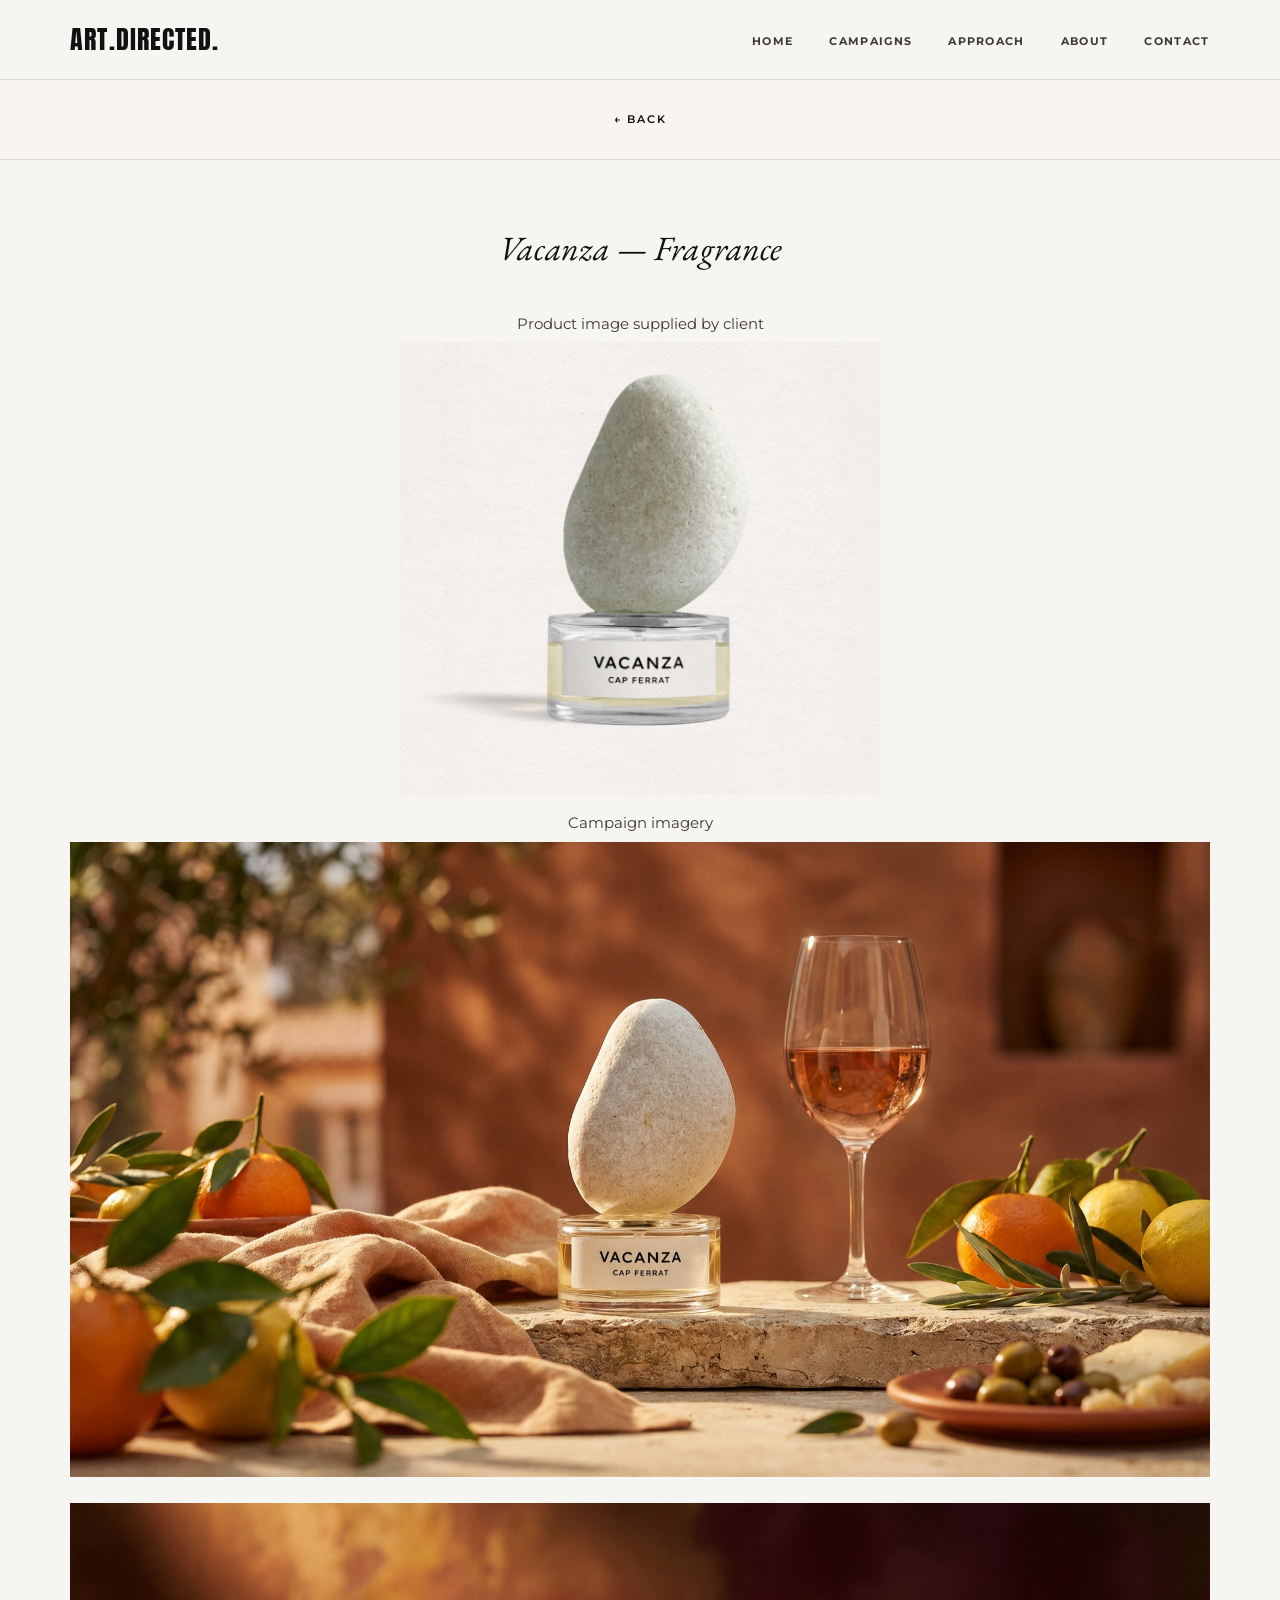
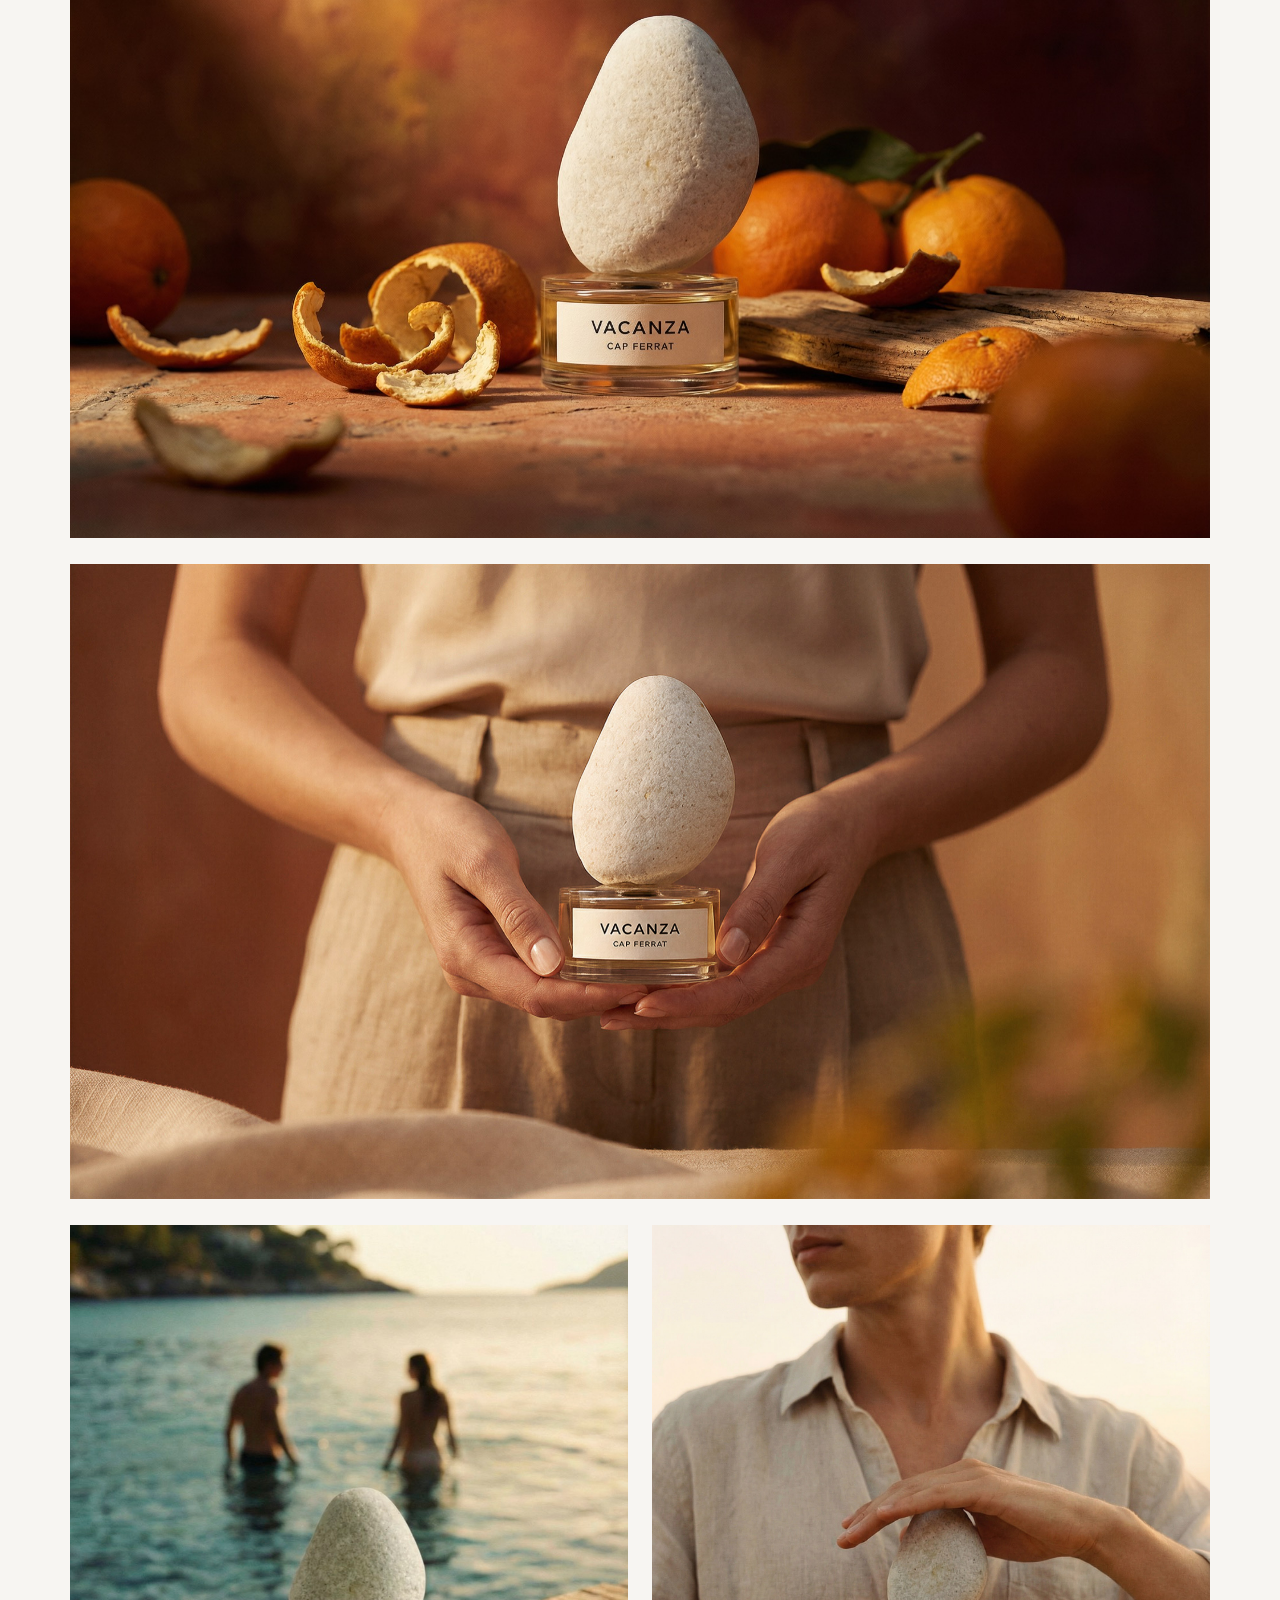
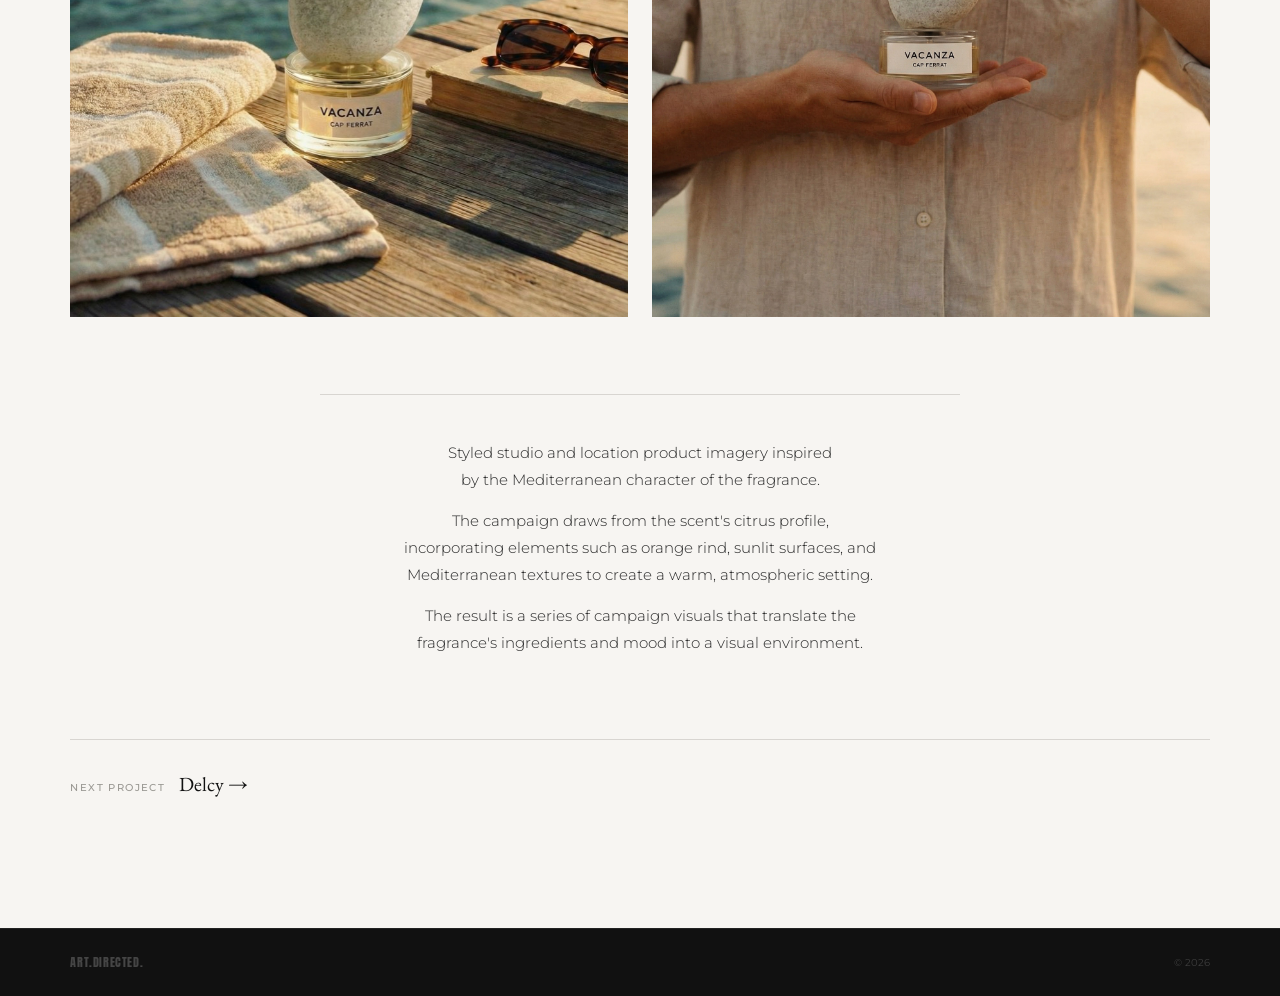
<file: vacanza.html>
<!DOCTYPE html>
<html lang="en">
<head>
  <meta charset="UTF-8" />
  <meta name="viewport" content="width=device-width, initial-scale=1.0, maximum-scale=1.0, user-scalable=no" />
  <title>Vacanza — ART.DIRECTED.</title>
  <meta name="description" content="Vacanza fragrance campaign by ART.DIRECTED. AI-enhanced perfume and cosmetics product photography." />
  <link rel="canonical" href="https://art-directed.com/vacanza.html" />
  <link rel="icon" type="image/png" sizes="32x32" href="favicon-32.png" />
  <link rel="apple-touch-icon" sizes="180x180" href="apple-touch-icon.png" />
  <link rel="preconnect" href="https://fonts.googleapis.com" />
  <link rel="preconnect" href="https://fonts.gstatic.com" crossorigin />
  <link href="https://fonts.googleapis.com/css2?family=Anton&family=DM+Sans:ital,opsz,wght@0,9..40,300;0,9..40,400;0,9..40,500;1,9..40,400&family=EB+Garamond:ital,wght@0,400;1,400&family=Montserrat:wght@300;400;500&display=swap" rel="stylesheet" />
  <style>

    *, *::before, *::after { box-sizing: border-box; margin: 0; padding: 0; }
    img { display: block; max-width: 100%; height: auto; }
    a { color: inherit; text-decoration: none; }
    html { scroll-behavior: smooth; }
    button { background: none; border: none; padding: 0; cursor: pointer; font: inherit; }

    :root {
      --off-white:  #F7F5F2;
      --charcoal:   #111111;
      --warm-grey:  #9A9893;
      --rule:       #D8D5D1;
      --font-logo:  'Anton', sans-serif;
      --font-serif: 'EB Garamond', Georgia, serif;
      --font-sans:  'Montserrat', sans-serif;
      --nav-h:      80px;
      --pad:        clamp(28px, 5.5vw, 88px);
    }

    body {
      background: var(--off-white);
      color: var(--charcoal);
      font-family: var(--font-sans);
      font-size: 16px;
      line-height: 1.6;
      -webkit-font-smoothing: antialiased;
    }

    /* NAV */
    .nav {
      position: fixed;
      top: 0; left: 0; right: 0;
      z-index: 300;
      height: var(--nav-h);
      display: flex;
      align-items: center;
      justify-content: space-between;
      padding: 0 var(--pad);
      background: var(--off-white);
      border-bottom: 1px solid var(--rule);
    }
    .nav__logo {
      font-family: var(--font-logo);
      font-size: 26px;
      letter-spacing: 0.04em;
      color: var(--charcoal);
      transition: opacity 200ms ease;
    }
    .nav__logo:hover { opacity: 0.4; }
    .nav__links {
      display: flex;
      align-items: center;
      gap: 36px;
      list-style: none;
    }
    .nav__link {
      font-family: var(--font-sans);
      font-size: 11px;
      font-weight: 700;
      text-transform: uppercase;
      letter-spacing: 0.12em;
      color: #3D3935;
      transition: opacity 200ms ease;
    }
    .nav__link:hover { opacity: 0.38; }

    /* BACK BAR */
    .back-bar {
      margin-top: var(--nav-h);
      height: var(--nav-h);
      display: flex;
      align-items: center;
      justify-content: center;
      padding: 0 var(--pad);
      border-bottom: 1px solid var(--rule);
      background: rgba(247,245,242,0.95);
    }
    .back-bar__link {
      display: flex; align-items: center; gap: 10px;
      font-family: var(--font-sans); font-size: 11px;
      font-weight: 600; text-transform: uppercase;
      letter-spacing: 0.16em; color: var(--charcoal);
      transition: opacity 200ms ease;
    }
    .back-bar__link:hover { opacity: 0.4; }

    /* CONTENT */
    .campaign-content {
      padding: clamp(44px, 5.5vw, 80px) var(--pad) clamp(80px, 10vw, 128px);
      max-width: 1400px;
      margin: 0 auto;
    }

    .overlay__header { margin-bottom: clamp(32px, 4vw, 48px); text-align: center; }
    .overlay__title {
      font-family: var(--font-serif); font-weight: 400;
      font-size: clamp(24px, 2.8vw, 34px);
      font-style: italic;
      color: var(--charcoal); line-height: 1.1;
      margin-bottom: 10px;
    }
    .overlay__subtitle {
      font-family: var(--font-sans); font-size: 11px;
      font-weight: 500; text-transform: uppercase;
      letter-spacing: 0.13em; color: var(--warm-grey);
    }

    .overlay__row-label {
      font-family: var(--font-sans);
      font-weight: 400;
      font-size: clamp(14px, 1.5vw, 15px);
      color: #3D3935;
      line-height: 1.1;
      margin-bottom: 10px;
      margin-top: 18px;
      text-align: center;
      padding-left: 0;
    }

    .overlay__product-row {
      display: grid;
      gap: clamp(10px, 1.5vw, 18px);
      margin-left: auto;
      margin-right: auto;
      margin-bottom: clamp(12px, 2vw, 20px);
    }
    .overlay__product-row--1 { grid-template-columns: 1fr; max-width: 480px; }
    .overlay__product-cell { background: #ebe8e3; }
    .overlay__product-cell img { width: 100%; height: auto; display: block; }

    .overlay__images {
      display: flex; flex-direction: column;
      gap: clamp(18px, 2vw, 28px);
      margin-bottom: clamp(48px, 6vw, 88px);
    }
    .overlay__image { width: 100%; overflow: hidden; background: #d8d4ce; }
    .overlay__image img { width: 100%; height: auto; display: block; }

    .overlay__image-pair {
      display: grid;
      grid-template-columns: 1fr 1fr;
      gap: clamp(14px, 2vw, 24px);
    }

    .overlay__footer-text {
      font-family: var(--font-sans); font-size: 15px;
      font-weight: 300; line-height: 1.8; color: #2a2a2a;
      max-width: 640px;
      margin-left: auto;
      margin-right: auto;
      text-align: center;
      text-wrap: balance;
      padding-top: clamp(28px, 3.5vw, 44px);
      border-top: 1px solid var(--rule);
      margin-bottom: clamp(52px, 6.5vw, 88px);
    }
    .overlay__footer-text p + p { margin-top: 14px; }

    .overlay__next-row {
      display: flex; align-items: baseline; gap: 14px;
      padding-top: 28px; border-top: 1px solid var(--rule);
    }
    .overlay__next-label {
      font-family: var(--font-sans); font-size: 10px;
      font-weight: 500; text-transform: uppercase;
      letter-spacing: 0.14em; color: var(--warm-grey);
    }
    .overlay__next-link {
      font-family: var(--font-serif); font-size: 20px;
      color: var(--charcoal);
      transition: opacity 200ms ease;
    }
    .overlay__next-link:hover { opacity: 0.4; }

    /* FOOTER */
    .footer {
      background: var(--charcoal);
      border-top: 1px solid rgba(255,255,255,0.07);
      padding: 24px var(--pad);
      display: flex; align-items: center; justify-content: space-between;
    }
    .footer__brand {
      font-family: var(--font-logo); font-size: 12px;
      letter-spacing: 0.05em; color: rgba(255,255,255,0.22);
    }
    .footer__copy {
      font-family: var(--font-sans); font-size: 10px;
      color: rgba(255,255,255,0.18);
    }

    @media (max-width: 768px) {
      .nav__logo { font-size: 12px; padding-left: 8px; }
      .nav__links { gap: 8px; }
      .nav__link { font-size: 9px; letter-spacing: 0.04em; }
      .nav__links li:first-child { display: none; }
    }

  </style>
</head>
<body>

  <nav class="nav">
    <a href="index.html" class="nav__logo">ART.DIRECTED.</a>
    <ul class="nav__links">
      <li><a class="nav__link" href="index.html">Home</a></li>
      <li><a class="nav__link" href="index.html#work">Campaigns</a></li>
      <li><a class="nav__link" href="index.html#approach">Approach</a></li>
      <li><a class="nav__link" href="index.html#about">About</a></li>
      <li><a class="nav__link" href="index.html#contact">Contact</a></li>
    </ul>
  </nav>

  <div class="back-bar">
    <a href="index.html" class="back-bar__link">← Back</a>
  </div>

  <div class="campaign-content">

    <div class="overlay__header">
      <h1 class="overlay__title">Vacanza — Fragrance</h1>
    </div>

    <p class="overlay__row-label">Product image supplied by client</p>
    <div class="overlay__product-row overlay__product-row--1">
      <div class="overlay__product-cell">
        <img src="images/vacanza/product-ref.jpg" alt="Vacanza product" fetchpriority="high" />
      </div>
    </div>

    <p class="overlay__row-label">Campaign imagery</p>
    <div class="overlay__images">
      <div class="overlay__image">
        <img src="images/vacanza/campaign-2.jpg" alt="Vacanza campaign" loading="lazy" width="1280" height="720" />
      </div>
      <div class="overlay__image">
        <img src="images/vacanza/campaign-3.jpg" alt="Vacanza campaign" loading="lazy" width="1280" height="720" />
      </div>
      <div class="overlay__image">
        <img src="images/vacanza/campaign-4.jpg" alt="Vacanza campaign" loading="lazy" width="1280" height="720" />
      </div>
      <div class="overlay__image-pair">
        <div class="overlay__image"><img src="images/vacanza/campaign-5.jpg" alt="Vacanza campaign" loading="lazy" width="1280" height="720" /></div>
        <div class="overlay__image"><img src="images/vacanza/campaign-6.jpg" alt="Vacanza campaign" loading="lazy" width="1280" height="720" /></div>
      </div>
    </div>

    <div class="overlay__footer-text">
      <p>Styled studio and location product imagery inspired by the Mediterranean character of the fragrance.</p>
      <p>The campaign draws from the scent's citrus profile, incorporating elements such as orange rind, sunlit surfaces, and Mediterranean textures to create a warm, atmospheric setting.</p>
      <p>The result is a series of campaign visuals that translate the fragrance's ingredients and mood into a visual environment.</p>
    </div>

    <div class="overlay__next-row">
      <span class="overlay__next-label">Next Project</span>
      <a class="overlay__next-link" href="delcy.html">Delcy →</a>
    </div>

  </div>

  <footer class="footer">
    <span class="footer__brand">ART.DIRECTED.</span>
    <span class="footer__copy">© 2026</span>
  </footer>

</body>
</html>
</file>
